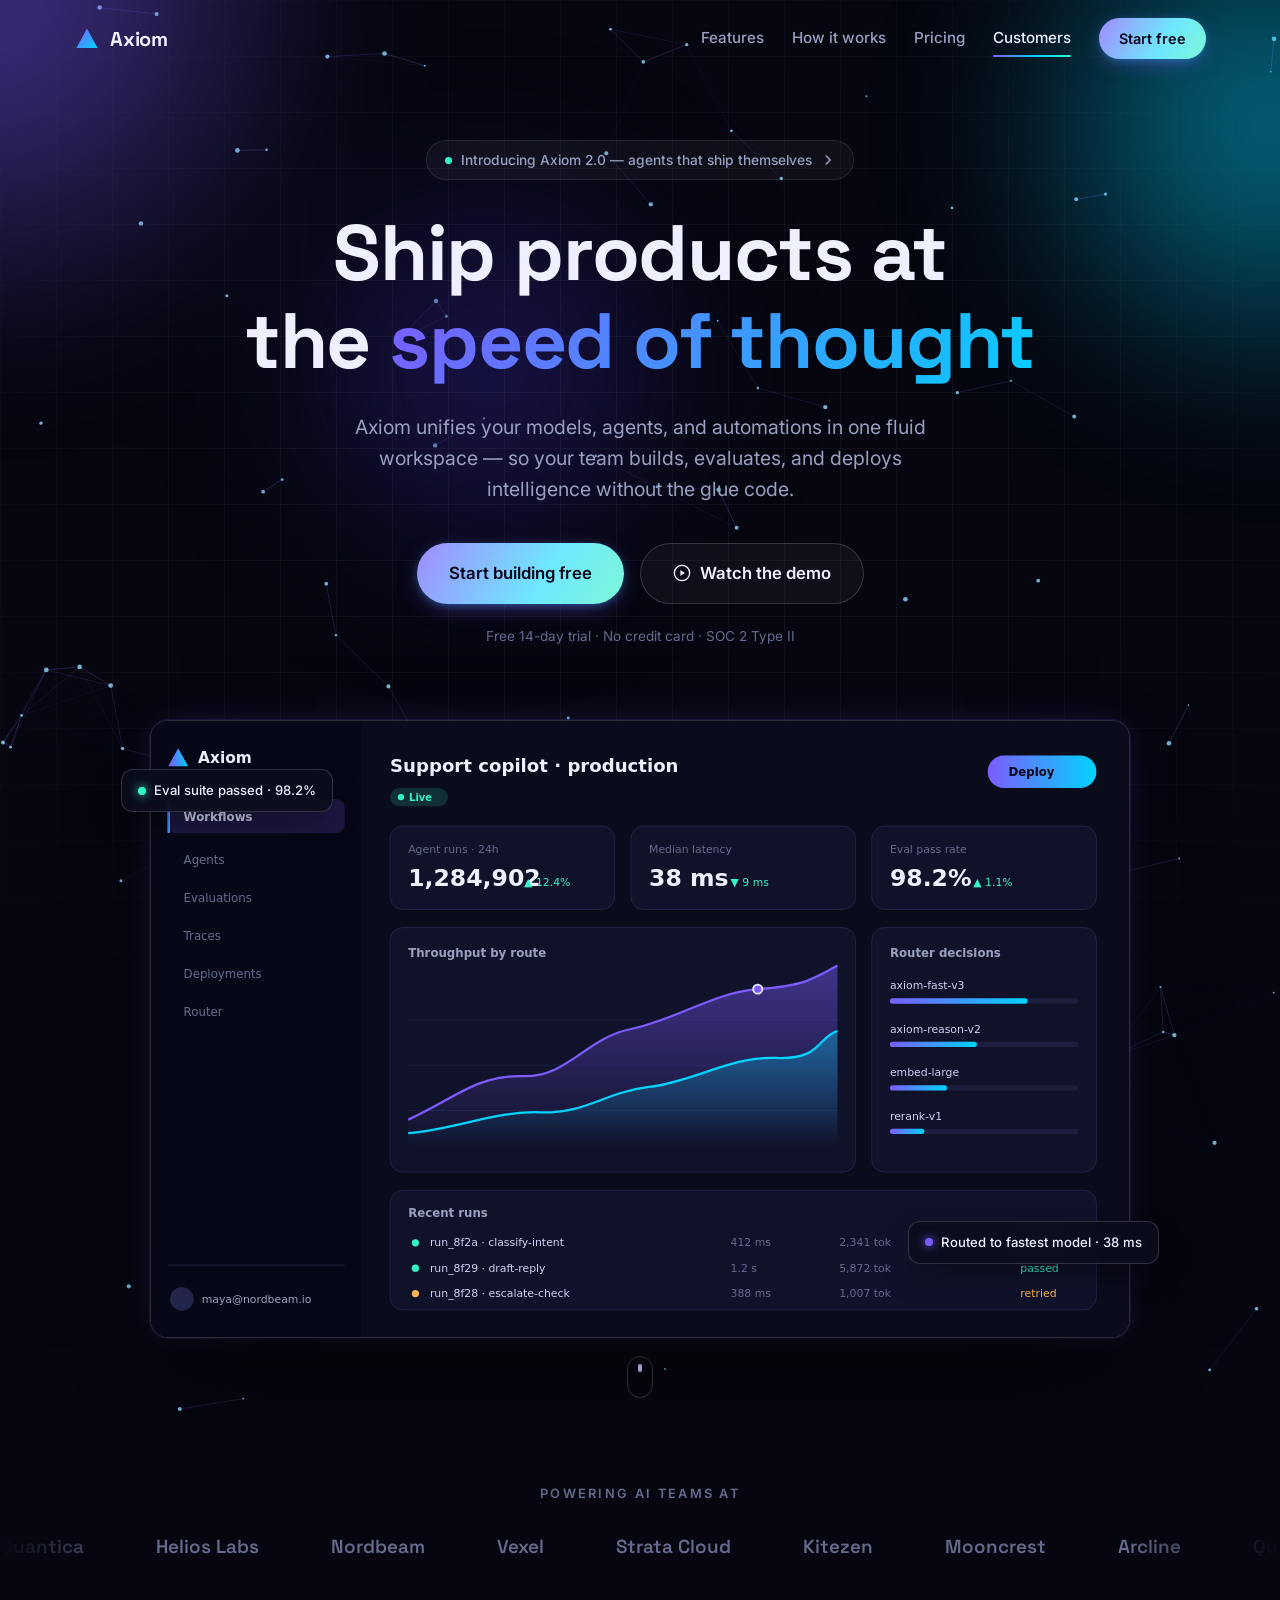
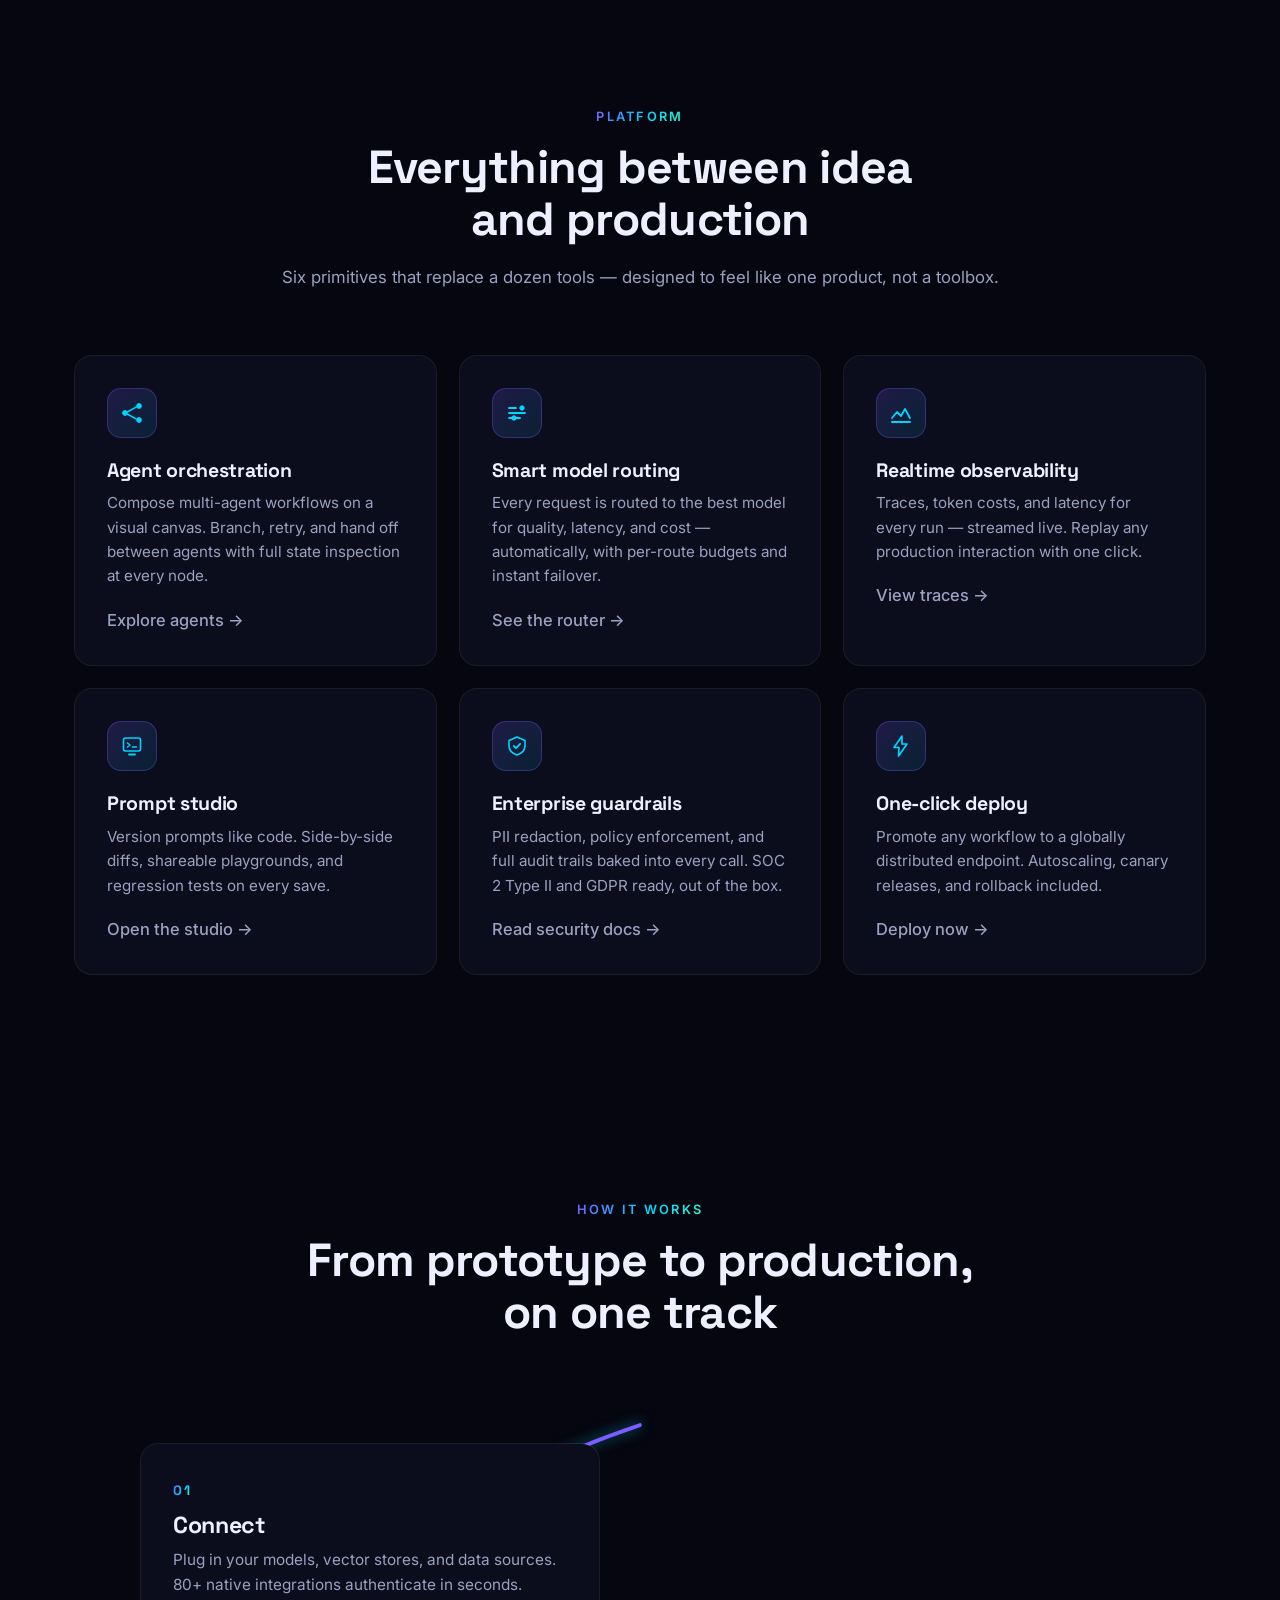
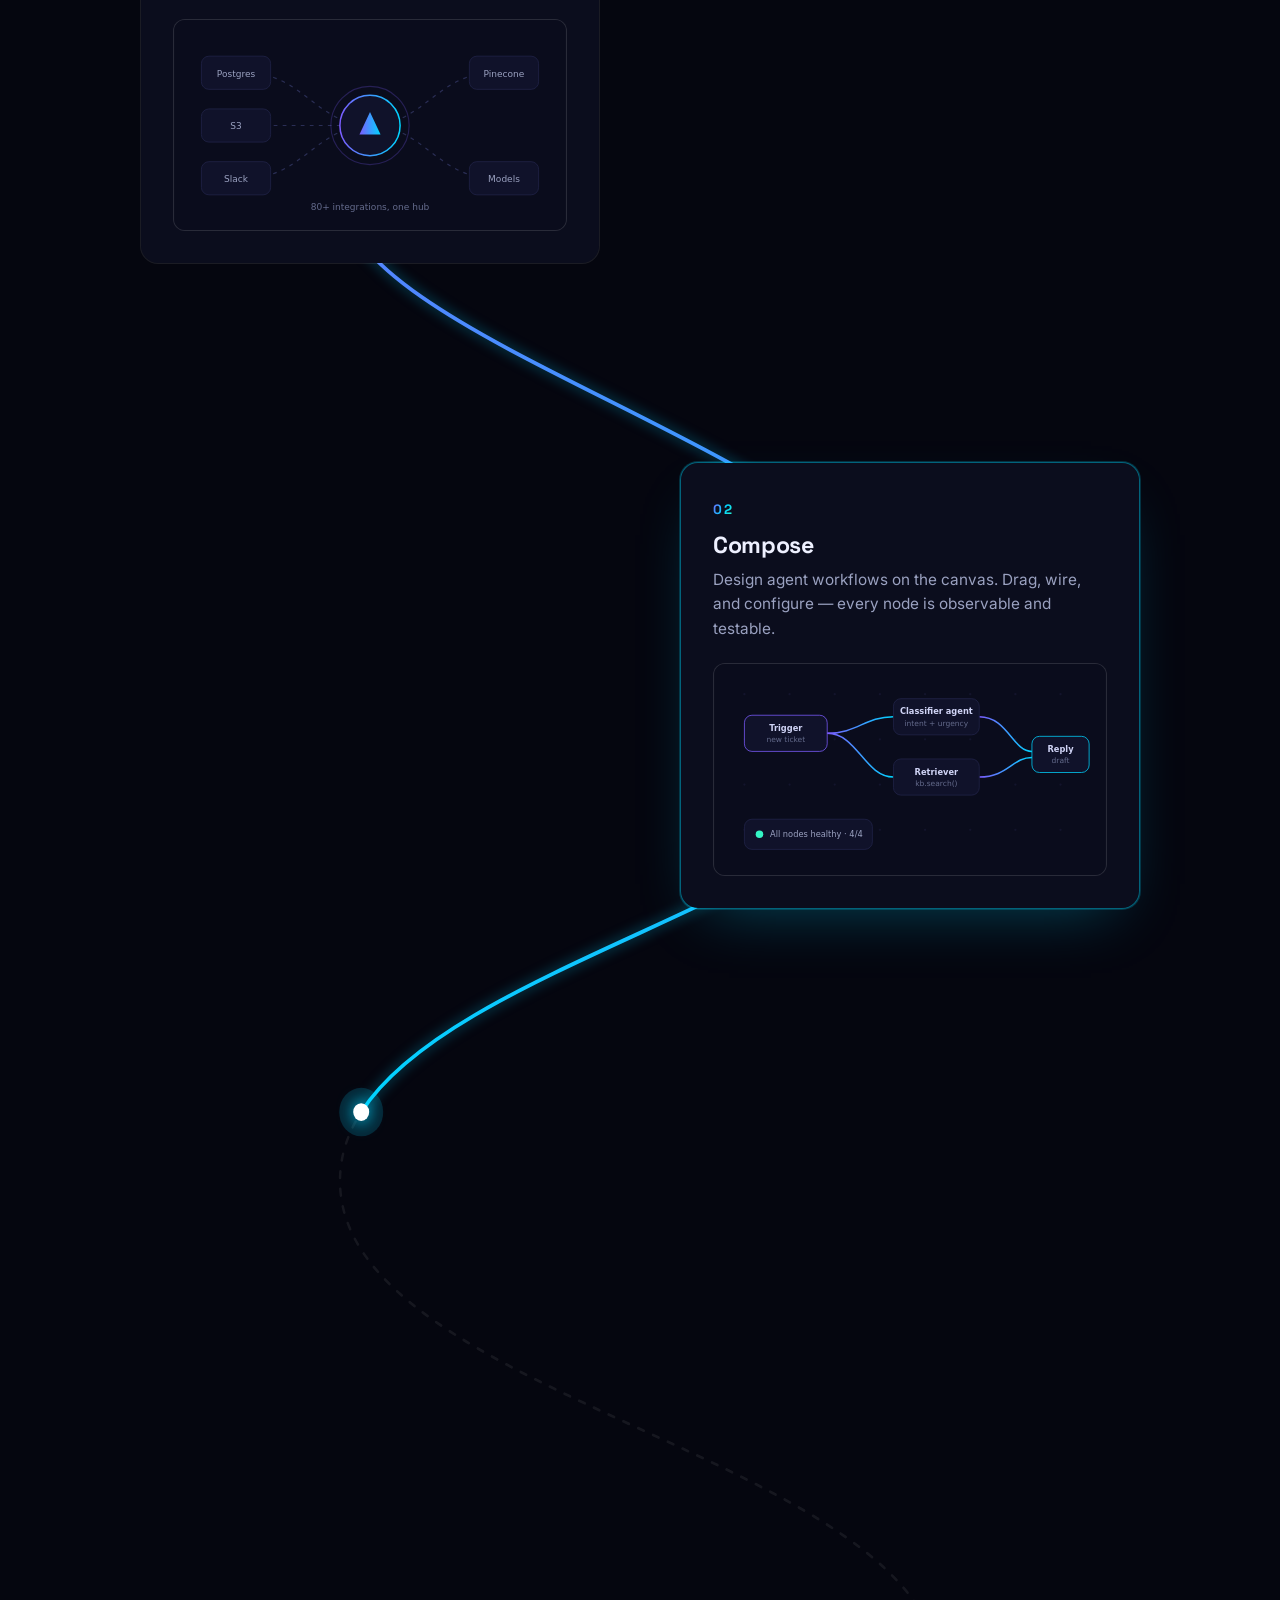
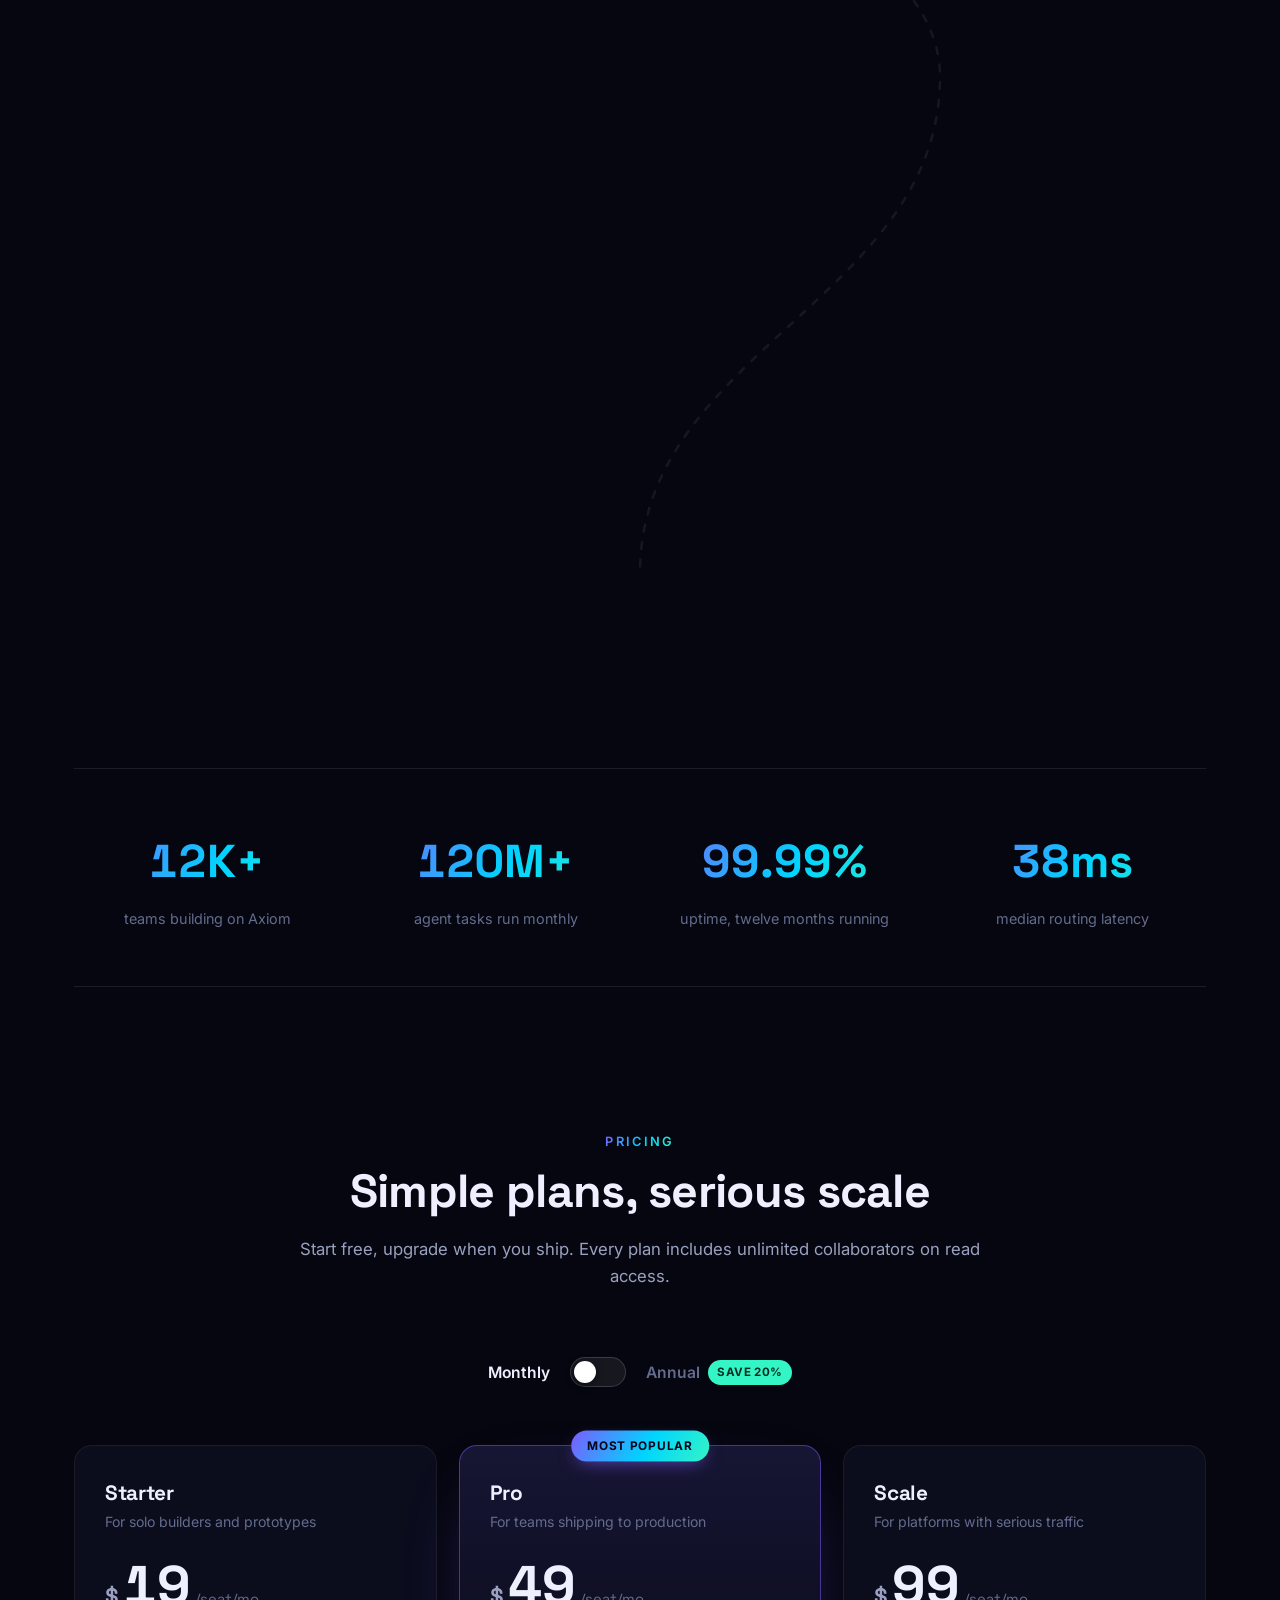
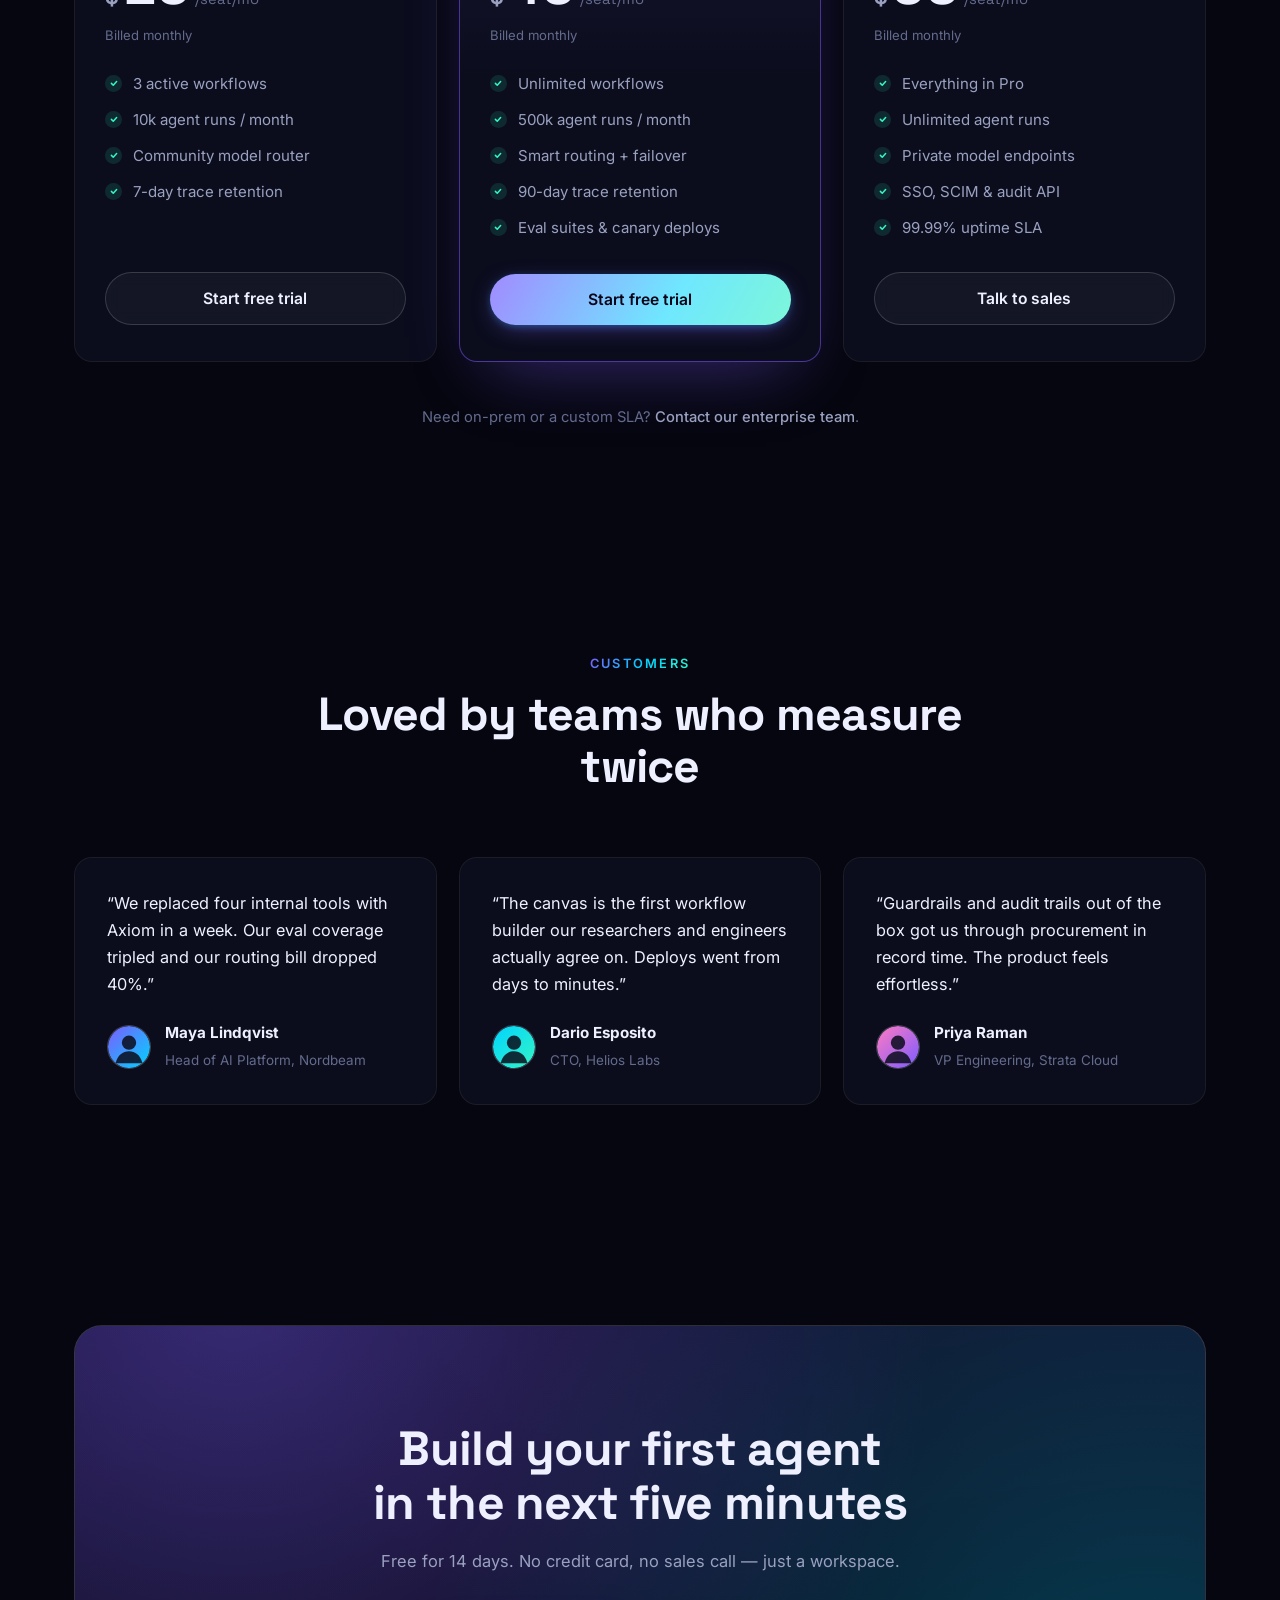
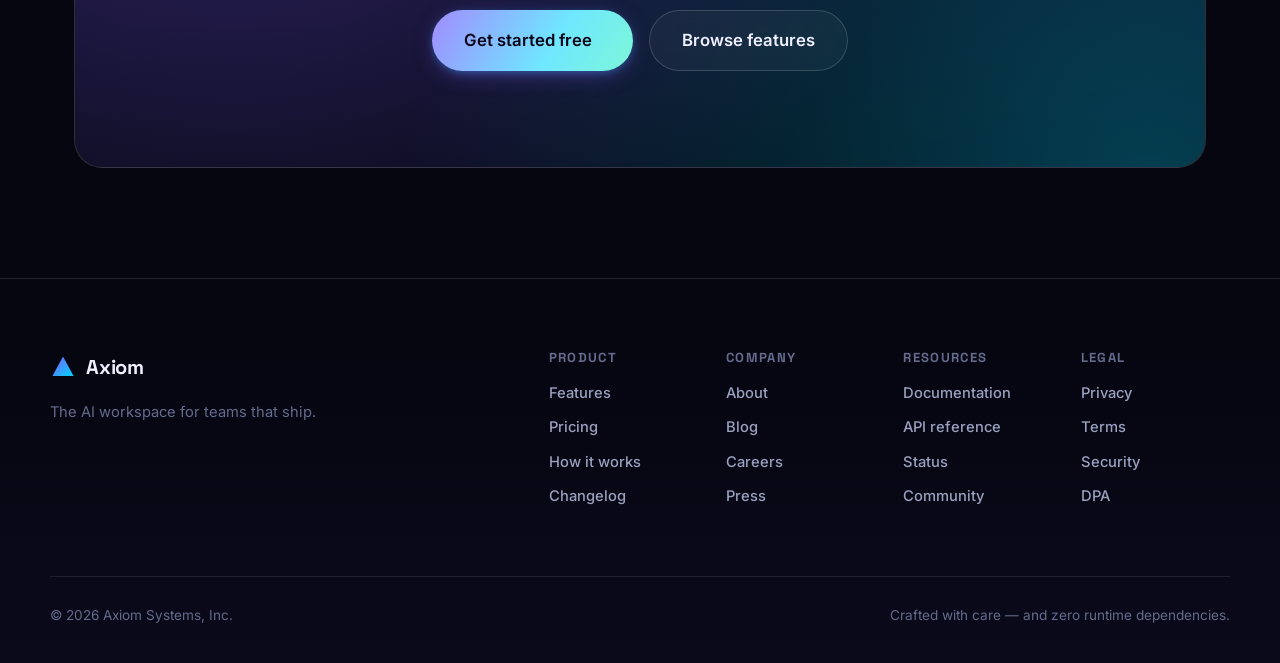
<file: index.html>
<!doctype html>
<html lang="en">
<head>
  <meta charset="utf-8" />
  <meta name="viewport" content="width=device-width, initial-scale=1" />
  <title>Axiom — The AI workspace for teams that ship</title>
  <meta name="description" content="Axiom unifies your AI models, agents, and automations in one fluid workspace — build, evaluate, and deploy intelligence without the glue code." />
  <meta name="theme-color" content="#05060f" />

  <meta property="og:type" content="website" />
  <meta property="og:title" content="Axiom — The AI workspace for teams that ship" />
  <meta property="og:description" content="Build, evaluate, and deploy AI workflows in one fluid workspace." />

  <link rel="icon" href="data:image/svg+xml,%3Csvg xmlns='http://www.w3.org/2000/svg' viewBox='0 0 32 32'%3E%3Cdefs%3E%3ClinearGradient id='g' x1='0' y1='0' x2='1' y2='1'%3E%3Cstop offset='0' stop-color='%237c5cff'/%3E%3Cstop offset='1' stop-color='%2300d4ff'/%3E%3C/linearGradient%3E%3C/defs%3E%3Cpath fill='url(%23g)' d='M16 3 29 27H3z'/%3E%3C/svg%3E" />

  <link rel="preconnect" href="https://fonts.googleapis.com" />
  <link rel="preconnect" href="https://fonts.gstatic.com" crossorigin />
  <link href="https://fonts.googleapis.com/css2?family=Inter:wght@400;500;600&family=Space+Grotesk:wght@500;600;700&display=swap" rel="stylesheet" />

  <link rel="stylesheet" href="css/styles.css" />
  <script>document.documentElement.classList.add('js');</script>
  <script defer src="js/main.js"></script>
</head>
<body>

  <div class="scroll-progress" aria-hidden="true"><span id="scroll-progress-bar"></span></div>

  <header class="nav" id="site-nav">
    <div class="nav-inner">
      <a class="brand" href="#top" aria-label="Axiom home">
        <svg class="brand-mark" viewBox="0 0 32 32" aria-hidden="true">
          <defs>
            <linearGradient id="brand-g" x1="0" y1="0" x2="1" y2="1">
              <stop offset="0" stop-color="#7c5cff" /><stop offset="1" stop-color="#00d4ff" />
            </linearGradient>
          </defs>
          <path fill="url(#brand-g)" d="M16 3 29 27H3z" />
        </svg>
        <span>Axiom</span>
      </a>

      <nav class="nav-links" id="nav-links" aria-label="Primary">
        <a class="nav-link" href="#features">Features</a>
        <a class="nav-link" href="#how-it-works">How it works</a>
        <a class="nav-link" href="#pricing">Pricing</a>
        <a class="nav-link" href="#testimonials">Customers</a>
        <a class="btn btn-primary btn-sm nav-cta" href="#pricing" data-magnetic>Start free<span class="btn-shine" aria-hidden="true"></span></a>
      </nav>

      <button class="nav-burger" id="nav-burger" aria-expanded="false" aria-controls="nav-links" aria-label="Toggle menu">
        <span></span><span></span><span></span>
      </button>
    </div>
  </header>

  <main id="top">

    <!-- ============================== HERO ============================== -->
    <section class="hero" id="hero">
      <div class="hero-bg" aria-hidden="true">
        <canvas id="hero-canvas"></canvas>
        <div class="aurora" id="aurora">
          <div class="aurora-blob aurora-1" data-depth="0.30"></div>
          <div class="aurora-blob aurora-2" data-depth="0.18"></div>
          <div class="aurora-blob aurora-3" data-depth="0.42"></div>
        </div>
        <div class="hero-grid"></div>
      </div>

      <div class="hero-content" id="hero-content">
        <a class="hero-badge" href="#how-it-works" data-reveal>
          <span class="pulse-dot" aria-hidden="true"></span>
          Introducing Axiom 2.0 — agents that ship themselves
          <svg viewBox="0 0 16 16" width="14" height="14" aria-hidden="true"><path fill="none" stroke="currentColor" stroke-width="1.8" stroke-linecap="round" stroke-linejoin="round" d="M6 3.5 10.5 8 6 12.5"/></svg>
        </a>

        <h1 class="hero-title" id="hero-title">
          Ship products at the <em>speed of thought</em>
        </h1>

        <p class="hero-sub" data-reveal style="--reveal-delay:.35s">
          Axiom unifies your models, agents, and automations in one fluid
          workspace — so your team builds, evaluates, and deploys
          intelligence without the glue code.
        </p>

        <div class="hero-actions" data-reveal style="--reveal-delay:.45s">
          <a class="btn btn-primary btn-lg" href="#pricing" data-magnetic>
            Start building free
            <span class="btn-shine" aria-hidden="true"></span>
          </a>
          <a class="btn btn-ghost btn-lg" href="#how-it-works" data-magnetic>
            <svg viewBox="0 0 20 20" width="18" height="18" aria-hidden="true"><circle cx="10" cy="10" r="8.5" fill="none" stroke="currentColor" stroke-width="1.5"/><path d="M8.2 6.8v6.4l5-3.2z" fill="currentColor"/></svg>
            Watch the demo
          </a>
        </div>

        <p class="hero-note" data-reveal style="--reveal-delay:.55s">
          Free 14-day trial &middot; No credit card &middot; SOC 2 Type II
        </p>
      </div>

      <div class="hero-visual" id="hero-visual" data-reveal style="--reveal-delay:.5s">
        <div class="tilt" id="hero-tilt">
          <img src="assets/dashboard.svg" width="1080" height="680" alt="Axiom dashboard showing agent runs, latency charts and live evaluations" fetchpriority="high" decoding="async" />
          <div class="tilt-glare" aria-hidden="true"></div>
        </div>
        <div class="float-chip chip-1" aria-hidden="true">
          <span class="chip-dot ok"></span> Eval suite passed · 98.2%
        </div>
        <div class="float-chip chip-2" aria-hidden="true">
          <span class="chip-dot violet"></span> Routed to fastest model · 38&nbsp;ms
        </div>
      </div>

      <a class="scroll-cue" href="#logos" aria-label="Scroll to content">
        <span class="scroll-cue-track"><span class="scroll-cue-dot"></span></span>
      </a>
    </section>

    <!-- ============================== LOGOS ============================== -->
    <section class="logos" id="logos" aria-label="Trusted by">
      <p class="logos-eyebrow" data-reveal>Powering AI teams at</p>
      <div class="marquee" data-reveal>
        <div class="marquee-track">
          <div class="marquee-group" aria-hidden="false">
            <span class="logo-item">Quantica</span>
            <span class="logo-item">Helios&nbsp;Labs</span>
            <span class="logo-item">Nordbeam</span>
            <span class="logo-item">Vexel</span>
            <span class="logo-item">Strata&nbsp;Cloud</span>
            <span class="logo-item">Kitezen</span>
            <span class="logo-item">Mooncrest</span>
            <span class="logo-item">Arcline</span>
          </div>
          <div class="marquee-group" aria-hidden="true">
            <span class="logo-item">Quantica</span>
            <span class="logo-item">Helios&nbsp;Labs</span>
            <span class="logo-item">Nordbeam</span>
            <span class="logo-item">Vexel</span>
            <span class="logo-item">Strata&nbsp;Cloud</span>
            <span class="logo-item">Kitezen</span>
            <span class="logo-item">Mooncrest</span>
            <span class="logo-item">Arcline</span>
          </div>
        </div>
      </div>
    </section>

    <!-- ============================== FEATURES ============================== -->
    <section class="section features" id="features">
      <div class="section-head">
        <p class="eyebrow" data-reveal>Platform</p>
        <h2 class="section-title" data-reveal style="--reveal-delay:.08s">
          Everything between idea<br />and production
        </h2>
        <p class="section-sub" data-reveal style="--reveal-delay:.16s">
          Six primitives that replace a dozen tools — designed to feel
          like one product, not a toolbox.
        </p>
      </div>

      <div class="feature-grid" data-reveal-stagger>
        <article class="card feature-card spotlight" data-reveal>
          <div class="feature-icon" aria-hidden="true">
            <svg viewBox="0 0 24 24"><circle cx="5" cy="12" r="2.4"/><circle cx="19" cy="5" r="2.4"/><circle cx="19" cy="19" r="2.4"/><path d="M7.2 11 16.6 5.9M7.2 13l9.4 5.1" fill="none" stroke-width="1.6"/></svg>
          </div>
          <h3>Agent orchestration</h3>
          <p>Compose multi-agent workflows on a visual canvas. Branch, retry, and hand off between agents with full state inspection at every node.</p>
          <a class="text-link" href="#pricing">Explore agents<span aria-hidden="true"> →</span></a>
        </article>

        <article class="card feature-card spotlight" data-reveal>
          <div class="feature-icon" aria-hidden="true">
            <svg viewBox="0 0 24 24"><path d="M4 7h7m-7 5h16M4 17h11" fill="none" stroke-width="1.8" stroke-linecap="round"/><circle cx="17" cy="7" r="2.2"/><circle cx="9" cy="17" r="2.2"/></svg>
          </div>
          <h3>Smart model routing</h3>
          <p>Every request is routed to the best model for quality, latency, and cost — automatically, with per-route budgets and instant failover.</p>
          <a class="text-link" href="#pricing">See the router<span aria-hidden="true"> →</span></a>
        </article>

        <article class="card feature-card spotlight" data-reveal>
          <div class="feature-icon" aria-hidden="true">
            <svg viewBox="0 0 24 24"><path d="M3 17l5-6 4 4 4-7 5 9" fill="none" stroke-width="1.8" stroke-linecap="round" stroke-linejoin="round"/><path d="M3 21h18" fill="none" stroke-width="1.8" stroke-linecap="round"/></svg>
          </div>
          <h3>Realtime observability</h3>
          <p>Traces, token costs, and latency for every run — streamed live. Replay any production interaction with one click.</p>
          <a class="text-link" href="#pricing">View traces<span aria-hidden="true"> →</span></a>
        </article>

        <article class="card feature-card spotlight" data-reveal>
          <div class="feature-icon" aria-hidden="true">
            <svg viewBox="0 0 24 24"><rect x="3.5" y="4" width="17" height="13" rx="2" fill="none" stroke-width="1.6"/><path d="M7.5 9l2.5 2-2.5 2M12.5 13h4" fill="none" stroke-width="1.6" stroke-linecap="round" stroke-linejoin="round"/><path d="M9 20.5h6" fill="none" stroke-width="1.8" stroke-linecap="round"/></svg>
          </div>
          <h3>Prompt studio</h3>
          <p>Version prompts like code. Side-by-side diffs, shareable playgrounds, and regression tests on every save.</p>
          <a class="text-link" href="#pricing">Open the studio<span aria-hidden="true"> →</span></a>
        </article>

        <article class="card feature-card spotlight" data-reveal>
          <div class="feature-icon" aria-hidden="true">
            <svg viewBox="0 0 24 24"><path d="M12 3l8 3.5v5c0 4.7-3.2 8-8 9.5-4.8-1.5-8-4.8-8-9.5v-5z" fill="none" stroke-width="1.6" stroke-linejoin="round"/><path d="M8.8 12l2.2 2.2 4.2-4.4" fill="none" stroke-width="1.8" stroke-linecap="round" stroke-linejoin="round"/></svg>
          </div>
          <h3>Enterprise guardrails</h3>
          <p>PII redaction, policy enforcement, and full audit trails baked into every call. SOC 2 Type II and GDPR ready, out of the box.</p>
          <a class="text-link" href="#pricing">Read security docs<span aria-hidden="true"> →</span></a>
        </article>

        <article class="card feature-card spotlight" data-reveal>
          <div class="feature-icon" aria-hidden="true">
            <svg viewBox="0 0 24 24"><path d="M13 2 5 13.5h5L9.5 22 18 10h-5z" fill="none" stroke-width="1.7" stroke-linejoin="round"/></svg>
          </div>
          <h3>One-click deploy</h3>
          <p>Promote any workflow to a globally distributed endpoint. Autoscaling, canary releases, and rollback included.</p>
          <a class="text-link" href="#pricing">Deploy now<span aria-hidden="true"> →</span></a>
        </article>
      </div>
    </section>

    <!-- ============================== JOURNEY (SVG TRACK) ============================== -->
    <section class="section journey" id="how-it-works">
      <div class="section-head">
        <p class="eyebrow" data-reveal>How it works</p>
        <h2 class="section-title" data-reveal style="--reveal-delay:.08s">
          From prototype to production,<br />on one track
        </h2>
      </div>

      <div class="journey-track" id="journey-track">
        <svg class="journey-svg" id="journey-svg" viewBox="0 0 1000 2200" preserveAspectRatio="none" aria-hidden="true" focusable="false">
          <defs>
            <linearGradient id="track-g" x1="0" y1="0" x2="0" y2="1">
              <stop offset="0" stop-color="#7c5cff" />
              <stop offset=".55" stop-color="#00d4ff" />
              <stop offset="1" stop-color="#34f5c5" />
            </linearGradient>
          </defs>
          <path id="journey-path-bg" class="journey-path-bg"
            d="M 500 20 C 240 100 200 200 200 350 S 800 600 800 800 S 200 1050 200 1250 S 800 1500 800 1700 S 500 1950 500 2150" />
          <path id="journey-path" class="journey-path" stroke="url(#track-g)"
            d="M 500 20 C 240 100 200 200 200 350 S 800 600 800 800 S 200 1050 200 1250 S 800 1500 800 1700 S 500 1950 500 2150" />
          <circle id="journey-dot-glow" class="journey-dot-glow" r="22" cx="500" cy="20" />
          <circle id="journey-dot" class="journey-dot" r="8" cx="500" cy="20" />
        </svg>

        <ol class="journey-steps">
          <li class="journey-step is-left" data-step-at="0.10">
            <article class="card step-card spotlight">
              <span class="step-num">01</span>
              <h3>Connect</h3>
              <p>Plug in your models, vector stores, and data sources. 80+ native integrations authenticate in seconds.</p>
              <figure class="lazy-frame">
                <img data-src="assets/step-connect.svg" width="520" height="280" alt="Integration nodes connecting to the Axiom hub" decoding="async" />
              </figure>
            </article>
          </li>

          <li class="journey-step is-right" data-step-at="0.36">
            <article class="card step-card spotlight">
              <span class="step-num">02</span>
              <h3>Compose</h3>
              <p>Design agent workflows on the canvas. Drag, wire, and configure — every node is observable and testable.</p>
              <figure class="lazy-frame">
                <img data-src="assets/step-compose.svg" width="520" height="280" alt="Visual workflow canvas with connected agent nodes" decoding="async" />
              </figure>
            </article>
          </li>

          <li class="journey-step is-left" data-step-at="0.62">
            <article class="card step-card spotlight">
              <span class="step-num">03</span>
              <h3>Evaluate</h3>
              <p>Run eval suites against live traffic snapshots. Catch regressions before your users do.</p>
              <figure class="lazy-frame">
                <img data-src="assets/step-evaluate.svg" width="520" height="280" alt="Evaluation scores and pass rate chart" decoding="async" />
              </figure>
            </article>
          </li>

          <li class="journey-step is-right" data-step-at="0.88">
            <article class="card step-card spotlight">
              <span class="step-num">04</span>
              <h3>Deploy</h3>
              <p>Ship to a global edge endpoint with canary rollout. Watch it scale on the live dashboard.</p>
              <figure class="lazy-frame">
                <img data-src="assets/step-deploy.svg" width="520" height="280" alt="Deployment globe with edge regions lighting up" decoding="async" />
              </figure>
            </article>
          </li>
        </ol>
      </div>
    </section>

    <!-- ============================== STATS ============================== -->
    <section class="section stats" id="stats" aria-label="Axiom by the numbers">
      <div class="stats-grid" data-reveal-stagger>
        <div class="stat" data-reveal>
          <span class="stat-value"><span class="counter" data-count="12000" data-format="compact">0</span>+</span>
          <span class="stat-label">teams building on Axiom</span>
        </div>
        <div class="stat" data-reveal>
          <span class="stat-value"><span class="counter" data-count="120" data-format="int">0</span>M+</span>
          <span class="stat-label">agent tasks run monthly</span>
        </div>
        <div class="stat" data-reveal>
          <span class="stat-value"><span class="counter" data-count="99.99" data-format="decimal2">0</span>%</span>
          <span class="stat-label">uptime, twelve months running</span>
        </div>
        <div class="stat" data-reveal>
          <span class="stat-value"><span class="counter" data-count="38" data-format="int">0</span>ms</span>
          <span class="stat-label">median routing latency</span>
        </div>
      </div>
    </section>

    <!-- ============================== PRICING ============================== -->
    <section class="section pricing" id="pricing">
      <div class="section-head">
        <p class="eyebrow" data-reveal>Pricing</p>
        <h2 class="section-title" data-reveal style="--reveal-delay:.08s">
          Simple plans, serious scale
        </h2>
        <p class="section-sub" data-reveal style="--reveal-delay:.16s">
          Start free, upgrade when you ship. Every plan includes
          unlimited collaborators on read access.
        </p>
      </div>

      <div class="billing-toggle" data-reveal>
        <button class="toggle-label is-active" id="label-monthly" data-billing="monthly">Monthly</button>
        <button class="switch" id="billing-switch" role="switch" aria-checked="false" aria-label="Switch to annual billing">
          <span class="switch-thumb"></span>
        </button>
        <button class="toggle-label" id="label-annual" data-billing="annual">
          Annual <span class="save-badge">save 20%</span>
        </button>
      </div>

      <div class="pricing-grid" id="pricing-grid" data-reveal-stagger>
        <article class="card plan spotlight" data-reveal>
          <h3 class="plan-name">Starter</h3>
          <p class="plan-tag">For solo builders and prototypes</p>
          <div class="plan-price">
            <span class="plan-currency">$</span><span class="plan-amount" data-monthly="19" data-annual="15">19</span>
            <span class="plan-period">/seat/mo</span>
          </div>
          <p class="plan-billnote" data-monthly-text="Billed monthly" data-annual-text="Billed annually">Billed monthly</p>
          <ul class="plan-list">
            <li>3 active workflows</li>
            <li>10k agent runs / month</li>
            <li>Community model router</li>
            <li>7-day trace retention</li>
          </ul>
          <a class="btn btn-ghost btn-block" href="#" data-magnetic>Start free trial</a>
        </article>

        <article class="card plan plan-popular spotlight" data-reveal>
          <span class="plan-flag">Most popular</span>
          <h3 class="plan-name">Pro</h3>
          <p class="plan-tag">For teams shipping to production</p>
          <div class="plan-price">
            <span class="plan-currency">$</span><span class="plan-amount" data-monthly="49" data-annual="39">49</span>
            <span class="plan-period">/seat/mo</span>
          </div>
          <p class="plan-billnote" data-monthly-text="Billed monthly" data-annual-text="Billed annually">Billed monthly</p>
          <ul class="plan-list">
            <li>Unlimited workflows</li>
            <li>500k agent runs / month</li>
            <li>Smart routing + failover</li>
            <li>90-day trace retention</li>
            <li>Eval suites &amp; canary deploys</li>
          </ul>
          <a class="btn btn-primary btn-block" href="#" data-magnetic>Start free trial<span class="btn-shine" aria-hidden="true"></span></a>
        </article>

        <article class="card plan spotlight" data-reveal>
          <h3 class="plan-name">Scale</h3>
          <p class="plan-tag">For platforms with serious traffic</p>
          <div class="plan-price">
            <span class="plan-currency">$</span><span class="plan-amount" data-monthly="99" data-annual="79">99</span>
            <span class="plan-period">/seat/mo</span>
          </div>
          <p class="plan-billnote" data-monthly-text="Billed monthly" data-annual-text="Billed annually">Billed monthly</p>
          <ul class="plan-list">
            <li>Everything in Pro</li>
            <li>Unlimited agent runs</li>
            <li>Private model endpoints</li>
            <li>SSO, SCIM &amp; audit API</li>
            <li>99.99% uptime SLA</li>
          </ul>
          <a class="btn btn-ghost btn-block" href="#" data-magnetic>Talk to sales</a>
        </article>
      </div>

      <p class="pricing-foot" data-reveal>
        Need on-prem or a custom SLA? <a class="text-link" href="#">Contact our enterprise team</a>.
      </p>
    </section>

    <!-- ============================== TESTIMONIALS ============================== -->
    <section class="section testimonials" id="testimonials">
      <div class="section-head">
        <p class="eyebrow" data-reveal>Customers</p>
        <h2 class="section-title" data-reveal style="--reveal-delay:.08s">
          Loved by teams who measure twice
        </h2>
      </div>

      <div class="testimonial-grid" data-reveal-stagger>
        <figure class="card quote spotlight" data-reveal>
          <blockquote>
            “We replaced four internal tools with Axiom in a week. Our eval
            coverage tripled and our routing bill dropped 40%.”
          </blockquote>
          <figcaption>
            <img class="avatar" data-src="assets/avatar-1.svg" width="44" height="44" alt="" decoding="async" />
            <div><strong>Maya Lindqvist</strong><span>Head of AI Platform, Nordbeam</span></div>
          </figcaption>
        </figure>

        <figure class="card quote spotlight" data-reveal>
          <blockquote>
            “The canvas is the first workflow builder our researchers and
            engineers actually agree on. Deploys went from days to minutes.”
          </blockquote>
          <figcaption>
            <img class="avatar" data-src="assets/avatar-2.svg" width="44" height="44" alt="" decoding="async" />
            <div><strong>Dario Esposito</strong><span>CTO, Helios Labs</span></div>
          </figcaption>
        </figure>

        <figure class="card quote spotlight" data-reveal>
          <blockquote>
            “Guardrails and audit trails out of the box got us through
            procurement in record time. The product feels effortless.”
          </blockquote>
          <figcaption>
            <img class="avatar" data-src="assets/avatar-3.svg" width="44" height="44" alt="" decoding="async" />
            <div><strong>Priya Raman</strong><span>VP Engineering, Strata Cloud</span></div>
          </figcaption>
        </figure>
      </div>
    </section>

    <!-- ============================== CTA ============================== -->
    <section class="section cta" id="cta">
      <div class="cta-card" data-reveal>
        <div class="cta-glow" aria-hidden="true"></div>
        <h2>Build your first agent<br />in the next five minutes</h2>
        <p>Free for 14 days. No credit card, no sales call — just a workspace.</p>
        <div class="cta-actions">
          <a class="btn btn-primary btn-lg" href="#pricing" data-magnetic>
            Get started free<span class="btn-shine" aria-hidden="true"></span>
          </a>
          <a class="btn btn-ghost btn-lg" href="#features" data-magnetic>Browse features</a>
        </div>
      </div>
    </section>
  </main>

  <!-- ============================== FOOTER ============================== -->
  <footer class="footer">
    <div class="footer-inner">
      <div class="footer-brand">
        <a class="brand" href="#top" aria-label="Axiom home">
          <svg class="brand-mark" viewBox="0 0 32 32" aria-hidden="true"><path fill="url(#brand-g)" d="M16 3 29 27H3z" /></svg>
          <span>Axiom</span>
        </a>
        <p>The AI workspace for teams that ship.</p>
      </div>
      <nav class="footer-cols" aria-label="Footer">
        <div>
          <h4>Product</h4>
          <a class="text-link" href="#features">Features</a>
          <a class="text-link" href="#pricing">Pricing</a>
          <a class="text-link" href="#how-it-works">How it works</a>
          <a class="text-link" href="#">Changelog</a>
        </div>
        <div>
          <h4>Company</h4>
          <a class="text-link" href="#">About</a>
          <a class="text-link" href="#">Blog</a>
          <a class="text-link" href="#">Careers</a>
          <a class="text-link" href="#">Press</a>
        </div>
        <div>
          <h4>Resources</h4>
          <a class="text-link" href="#">Documentation</a>
          <a class="text-link" href="#">API reference</a>
          <a class="text-link" href="#">Status</a>
          <a class="text-link" href="#">Community</a>
        </div>
        <div>
          <h4>Legal</h4>
          <a class="text-link" href="#">Privacy</a>
          <a class="text-link" href="#">Terms</a>
          <a class="text-link" href="#">Security</a>
          <a class="text-link" href="#">DPA</a>
        </div>
      </nav>
    </div>
    <div class="footer-base">
      <span>© 2026 Axiom Systems, Inc.</span>
      <span>Crafted with care — and zero runtime dependencies.</span>
    </div>
  </footer>

</body>
</html>
</file>
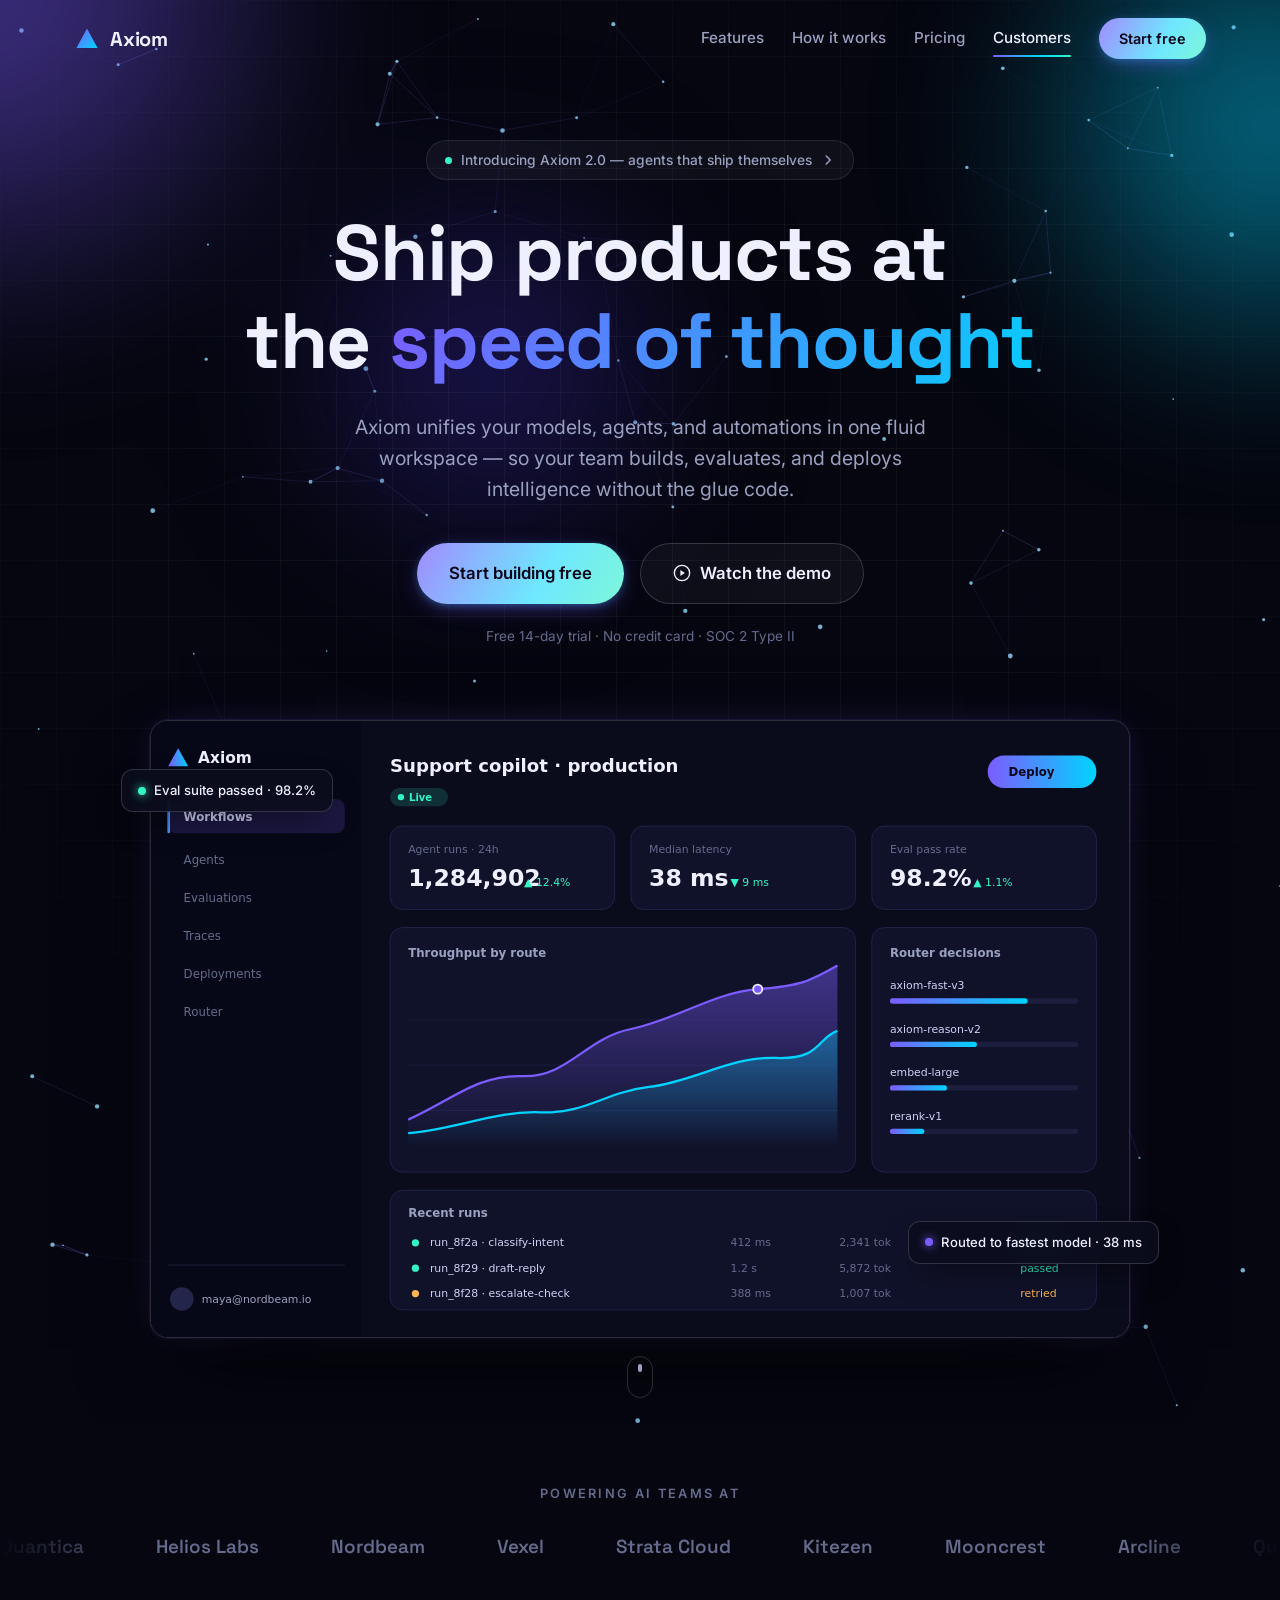
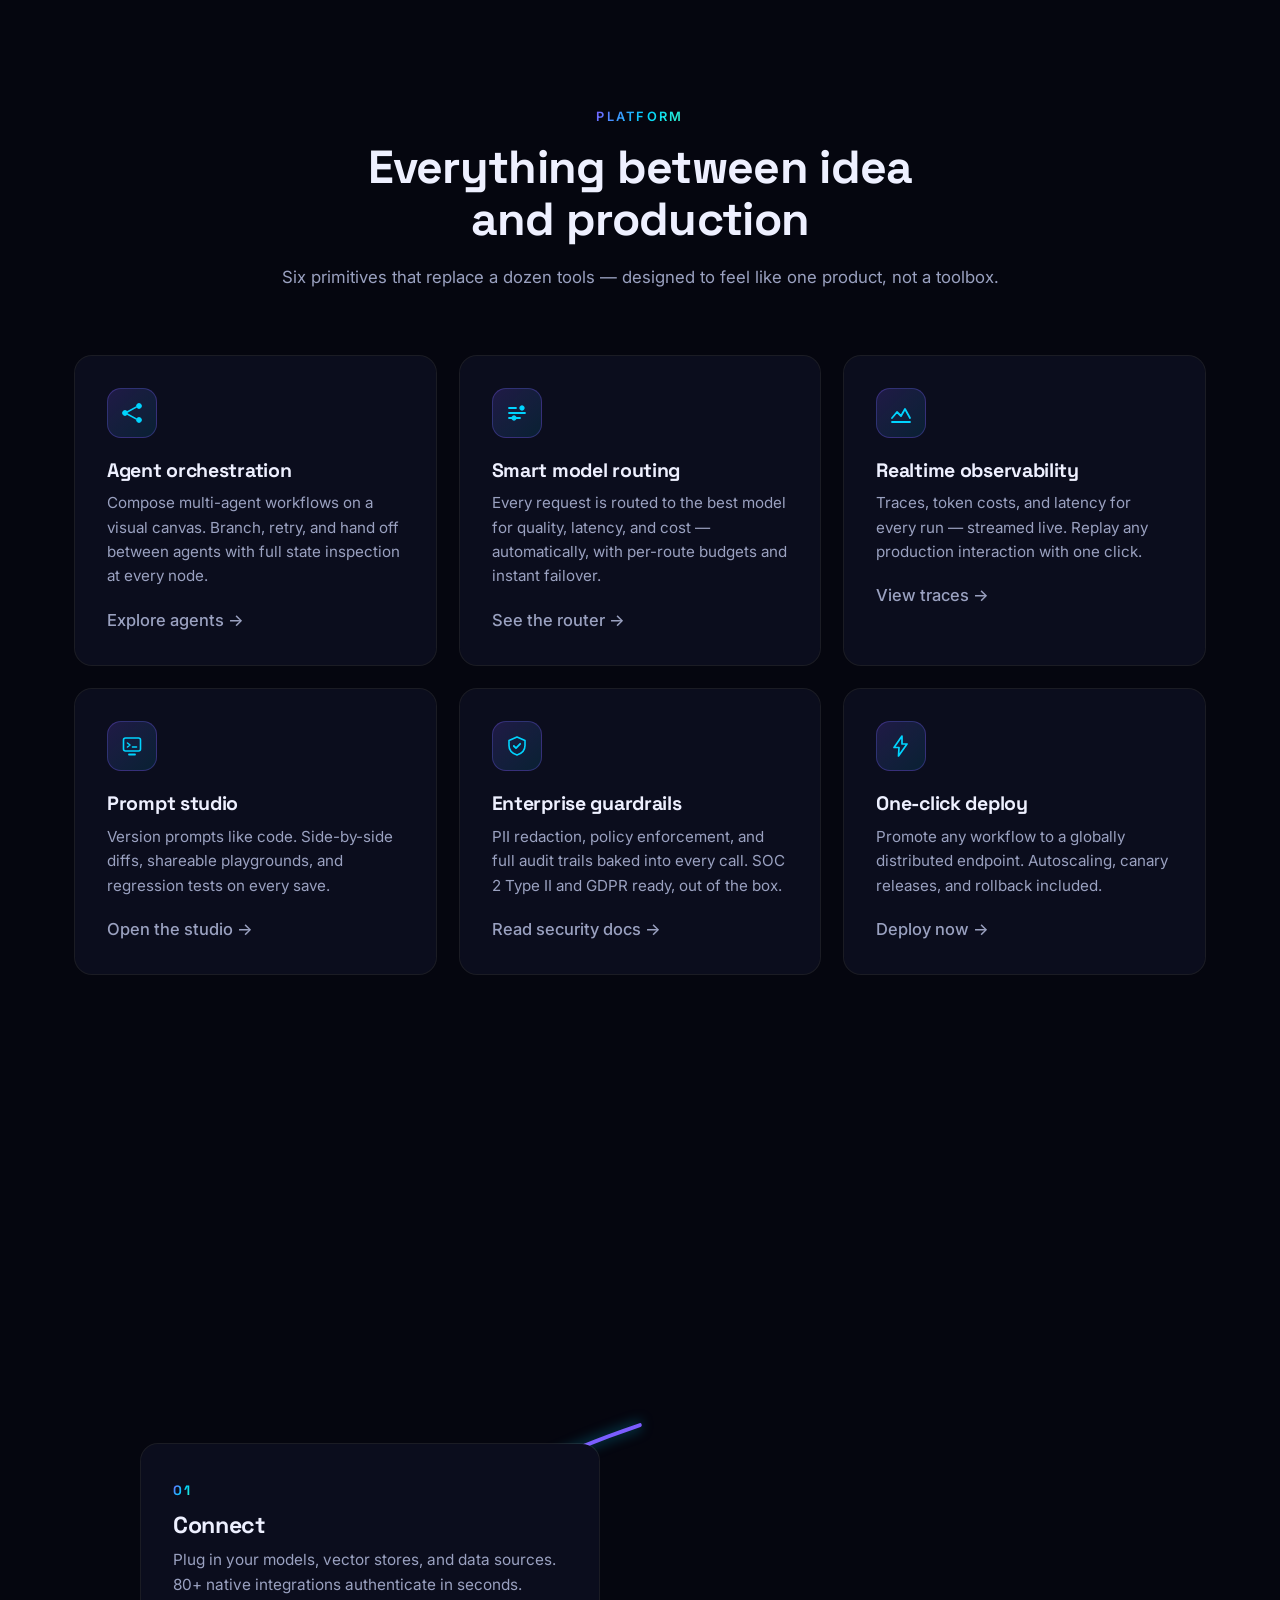
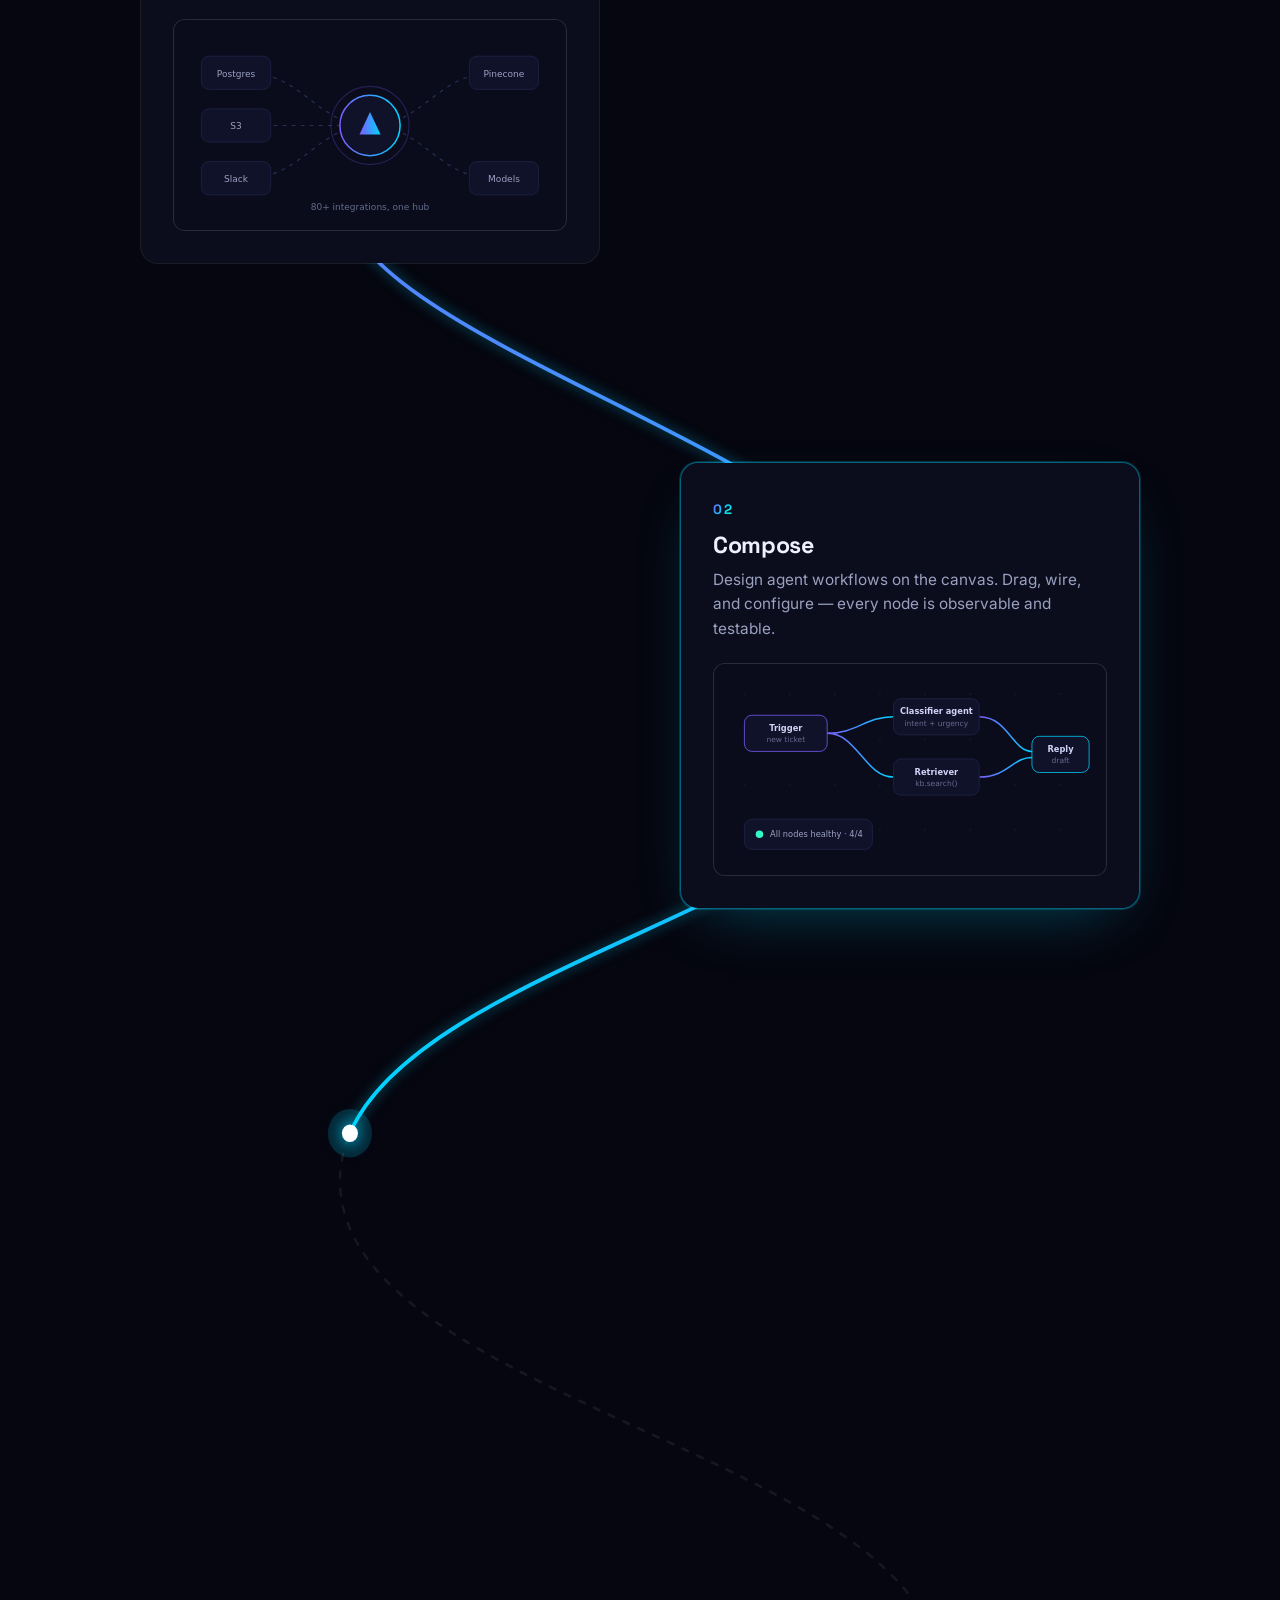
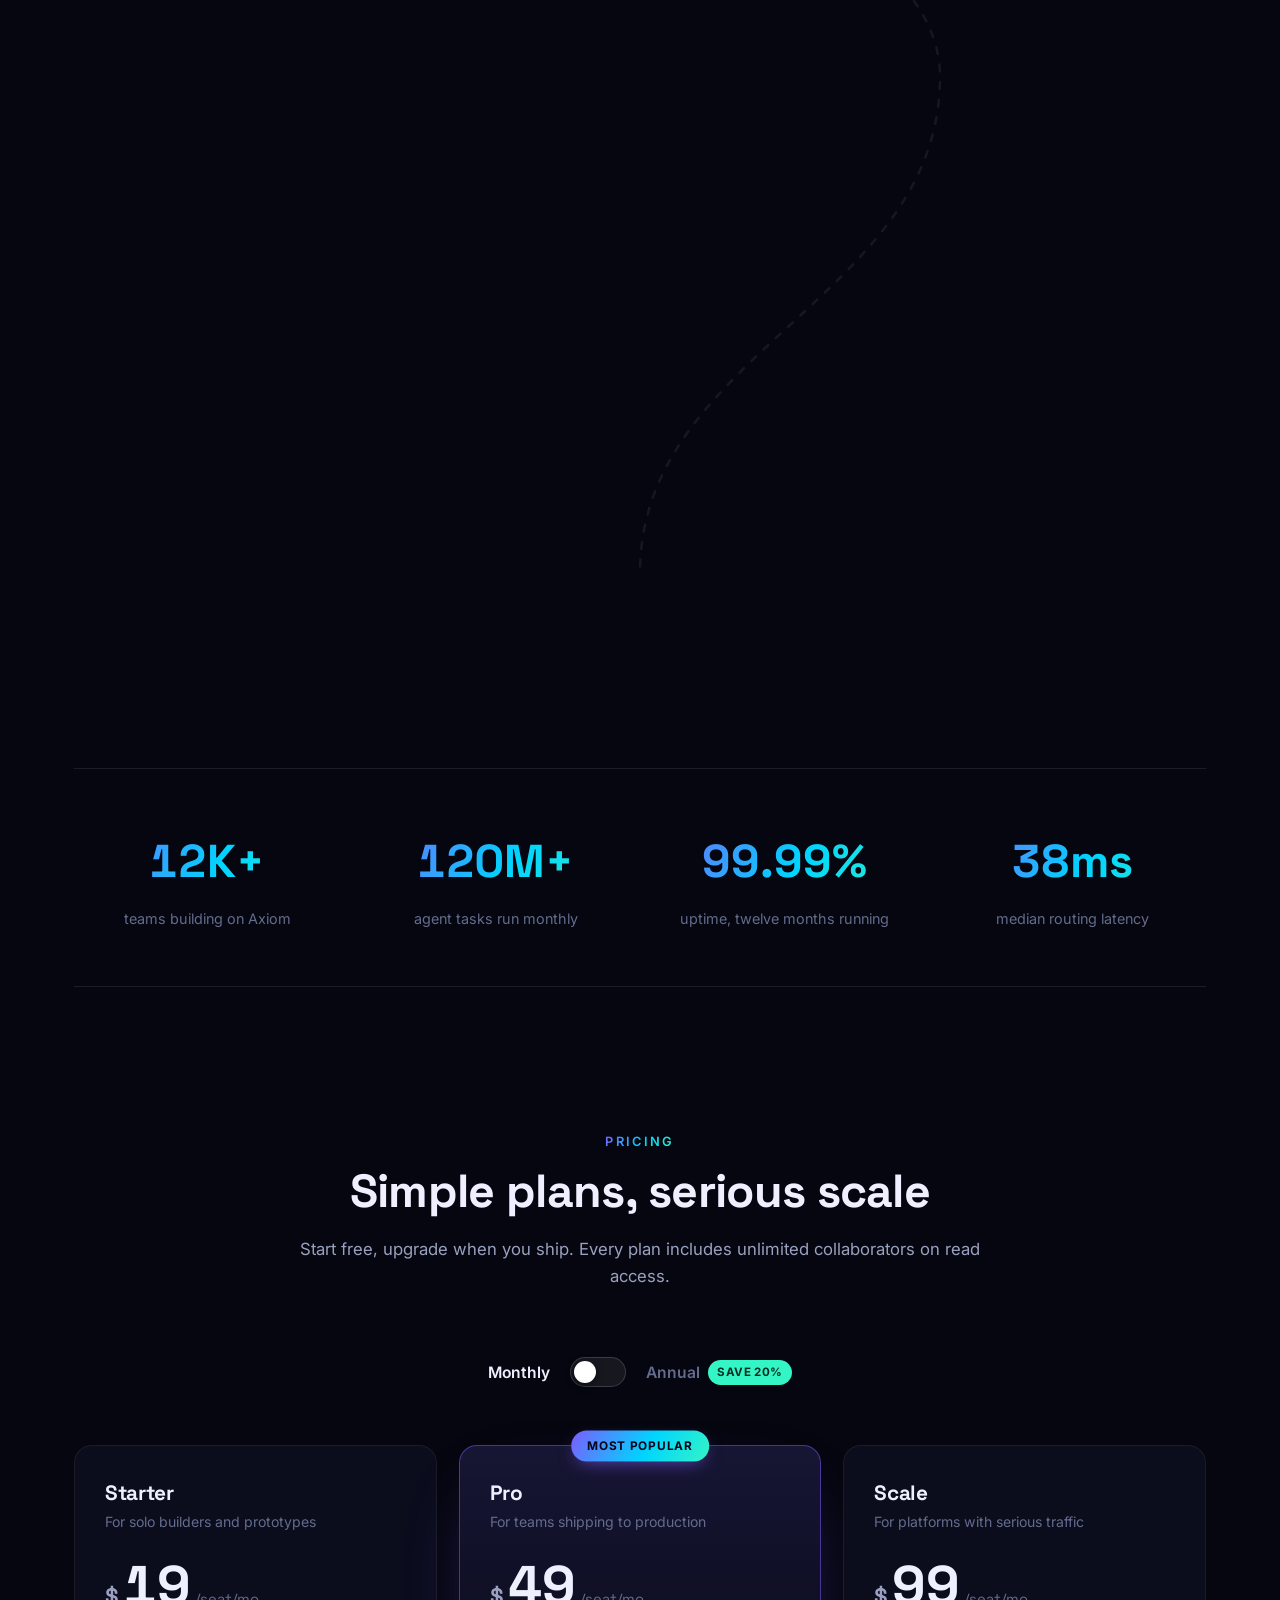
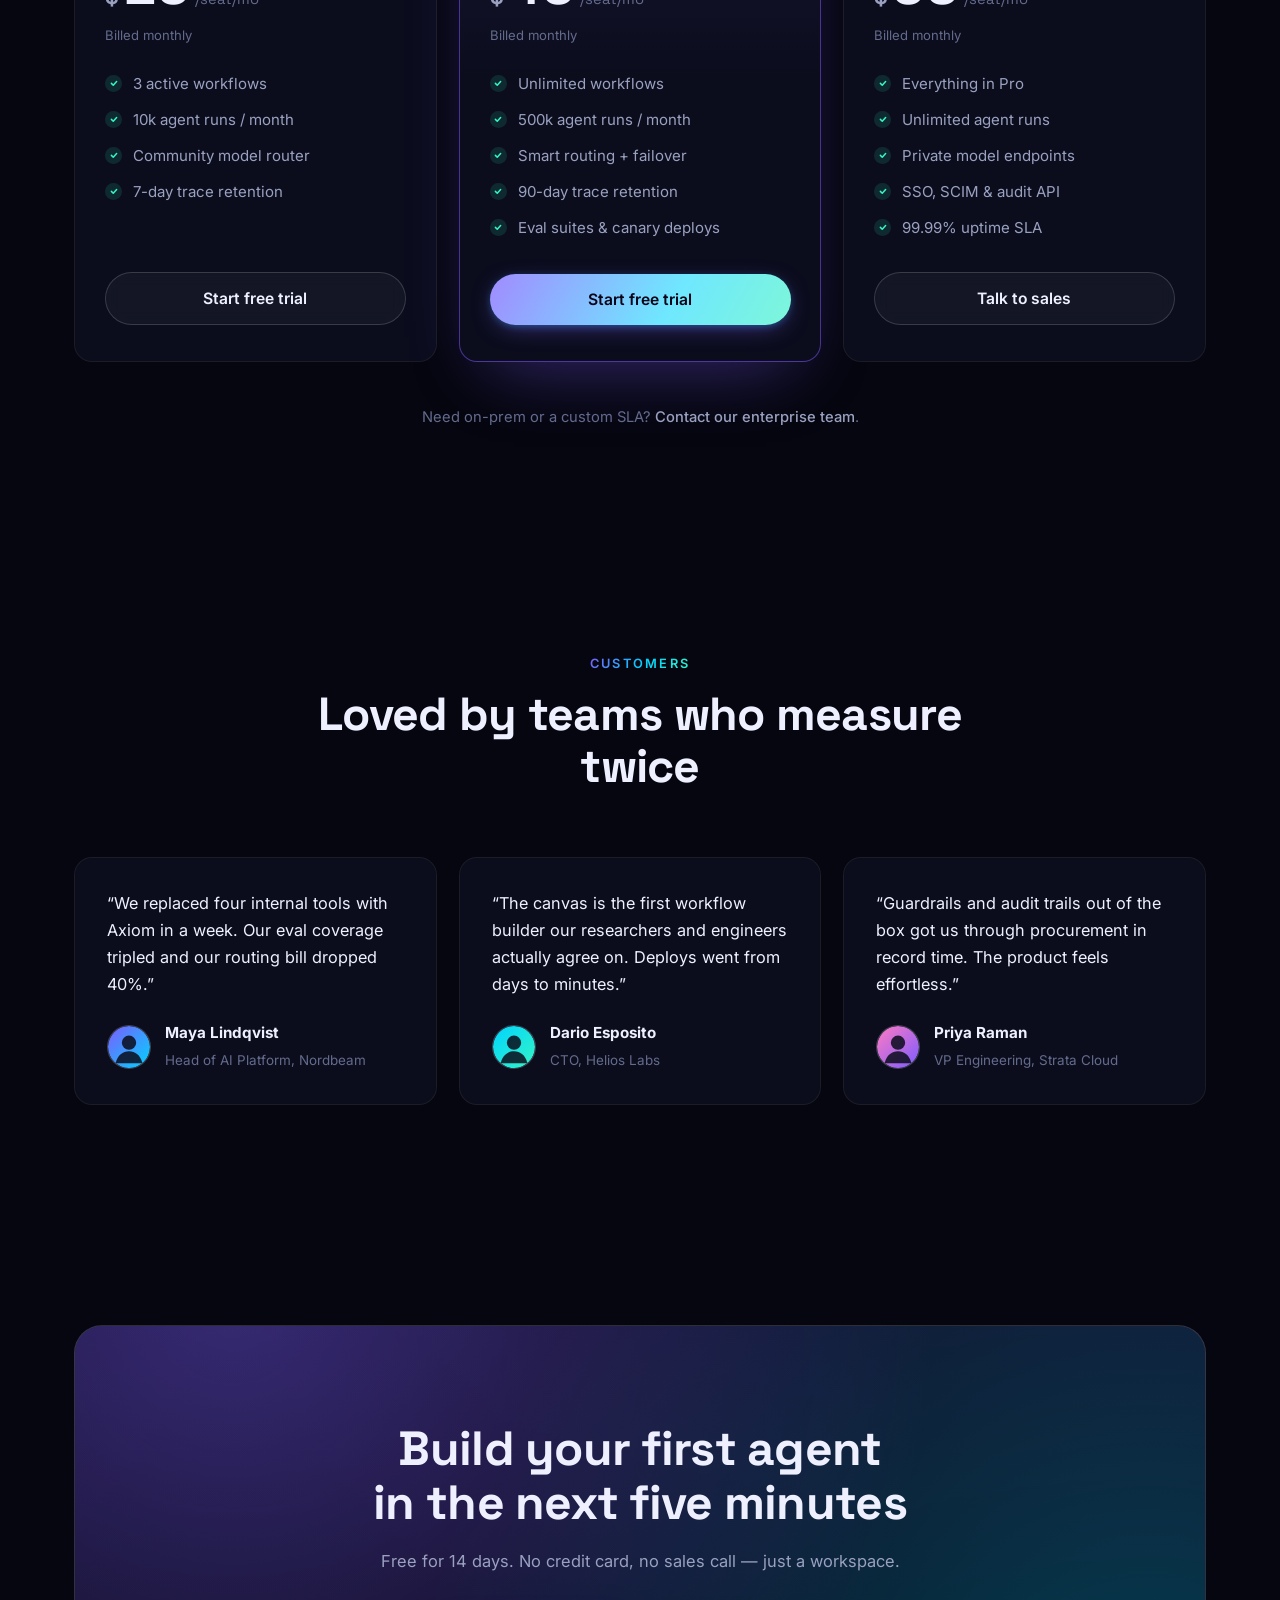
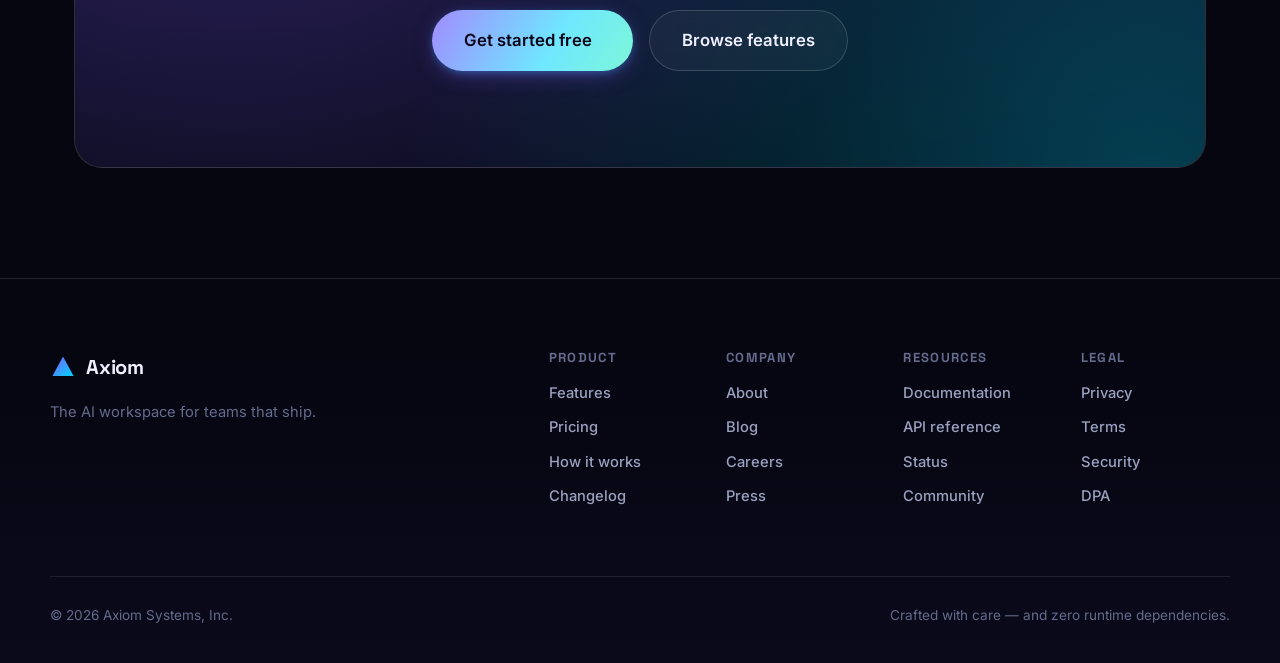
<file: axiom-standalone.html>
<!doctype html>
<html lang="en">
<head>
  <meta charset="utf-8" />
  <meta name="viewport" content="width=device-width, initial-scale=1" />
  <title>Axiom — The AI workspace for teams that ship</title>
  <meta name="description" content="Axiom unifies your AI models, agents, and automations in one fluid workspace — build, evaluate, and deploy intelligence without the glue code." />
  <meta name="theme-color" content="#05060f" />

  <meta property="og:type" content="website" />
  <meta property="og:title" content="Axiom — The AI workspace for teams that ship" />
  <meta property="og:description" content="Build, evaluate, and deploy AI workflows in one fluid workspace." />

  <link rel="icon" href="data:image/svg+xml,%3Csvg xmlns='http://www.w3.org/2000/svg' viewBox='0 0 32 32'%3E%3Cdefs%3E%3ClinearGradient id='g' x1='0' y1='0' x2='1' y2='1'%3E%3Cstop offset='0' stop-color='%237c5cff'/%3E%3Cstop offset='1' stop-color='%2300d4ff'/%3E%3C/linearGradient%3E%3C/defs%3E%3Cpath fill='url(%23g)' d='M16 3 29 27H3z'/%3E%3C/svg%3E" />

  <link rel="preconnect" href="https://fonts.googleapis.com" />
  <link rel="preconnect" href="https://fonts.gstatic.com" crossorigin />
  <link href="https://fonts.googleapis.com/css2?family=Inter:wght@400;500;600&family=Space+Grotesk:wght@500;600;700&display=swap" rel="stylesheet" />

  <style>
/* ============================================================
   Axiom — SaaS landing page
   Design tokens, layout, and animation styles.
   Zero dependencies; respects prefers-reduced-motion.
   ============================================================ */

/* ---------- Tokens ---------- */
:root {
  --bg: #05060f;
  --bg-raised: #0b0d1d;
  --surface: rgba(255, 255, 255, 0.04);
  --surface-strong: rgba(255, 255, 255, 0.07);
  --border: rgba(255, 255, 255, 0.09);
  --border-strong: rgba(255, 255, 255, 0.16);
  --text: #eef0ff;
  --text-dim: #9aa1c0;
  --text-faint: #646b8c;

  --violet: #7c5cff;
  --cyan: #00d4ff;
  --mint: #34f5c5;
  --gradient: linear-gradient(120deg, var(--violet), var(--cyan) 55%, var(--mint));

  --font-display: "Space Grotesk", system-ui, sans-serif;
  --font-body: "Inter", system-ui, sans-serif;

  --radius: 18px;
  --radius-sm: 12px;
  --container: 1180px;

  --ease-out: cubic-bezier(0.16, 1, 0.3, 1);
  --ease-spring: cubic-bezier(0.34, 1.56, 0.64, 1);
  --dur: 0.7s;

  /* Driven from JS every frame */
  --scroll-y: 0;
  --hero-progress: 0;
}

/* ---------- Reset / base ---------- */
*, *::before, *::after { box-sizing: border-box; }

html {
  scroll-behavior: smooth;
  -webkit-text-size-adjust: 100%;
}

body {
  margin: 0;
  background: var(--bg);
  color: var(--text);
  font-family: var(--font-body);
  font-size: 16.5px;
  line-height: 1.6;
  -webkit-font-smoothing: antialiased;
  overflow-x: clip;
}

img { max-width: 100%; height: auto; display: block; }

h1, h2, h3, h4 {
  font-family: var(--font-display);
  line-height: 1.12;
  letter-spacing: -0.015em;
  margin: 0;
}

p { margin: 0; }
ul, ol { margin: 0; padding: 0; list-style: none; }
a { color: inherit; text-decoration: none; }
button { font: inherit; color: inherit; background: none; border: 0; cursor: pointer; }

::selection { background: rgba(124, 92, 255, 0.45); color: #fff; }

:focus-visible {
  outline: 2px solid var(--cyan);
  outline-offset: 3px;
  border-radius: 6px;
}

/* ---------- Scroll progress bar ---------- */
.scroll-progress {
  position: fixed;
  inset: 0 0 auto 0;
  height: 2.5px;
  z-index: 200;
  pointer-events: none;
}
.scroll-progress span {
  display: block;
  height: 100%;
  width: 100%;
  background: var(--gradient);
  transform: scaleX(0);
  transform-origin: 0 50%;
}

/* ---------- Navigation ---------- */
.nav {
  position: fixed;
  inset: 0 0 auto 0;
  z-index: 100;
  padding: 18px 0;
  transition: padding 0.45s var(--ease-out), background-color 0.45s ease,
              backdrop-filter 0.45s ease, border-color 0.45s ease;
  border-bottom: 1px solid transparent;
}
.nav.is-scrolled {
  padding: 10px 0;
  background: rgba(5, 6, 15, 0.72);
  -webkit-backdrop-filter: blur(18px) saturate(1.4);
  backdrop-filter: blur(18px) saturate(1.4);
  border-bottom-color: var(--border);
}
.nav.is-hidden { transform: translateY(-110%); }
.nav { transition: transform 0.5s var(--ease-out), padding 0.45s var(--ease-out),
       background-color 0.45s ease, backdrop-filter 0.45s ease, border-color 0.45s ease; }

.nav-inner {
  max-width: var(--container);
  margin: 0 auto;
  padding: 0 24px;
  display: flex;
  align-items: center;
  justify-content: space-between;
  gap: 24px;
}

.brand {
  display: inline-flex;
  align-items: center;
  gap: 10px;
  font-family: var(--font-display);
  font-weight: 700;
  font-size: 1.25rem;
  letter-spacing: -0.01em;
}
.brand-mark { width: 26px; height: 26px; transition: transform 0.5s var(--ease-spring); }
.brand:hover .brand-mark { transform: rotate(120deg); }

.nav-links {
  display: flex;
  align-items: center;
  gap: 28px;
}

.nav-link {
  position: relative;
  font-size: 0.95rem;
  font-weight: 500;
  color: var(--text-dim);
  transition: color 0.25s ease;
  padding: 4px 0;
}
.nav-link::after {
  content: "";
  position: absolute;
  left: 0; right: 0; bottom: -2px;
  height: 2px;
  border-radius: 2px;
  background: var(--gradient);
  transform: scaleX(0);
  transform-origin: 100% 50%;
  transition: transform 0.35s var(--ease-out);
}
.nav-link:hover, .nav-link.is-active { color: var(--text); }
.nav-link:hover::after, .nav-link.is-active::after {
  transform: scaleX(1);
  transform-origin: 0 50%;
}

.nav-burger {
  display: none;
  flex-direction: column;
  gap: 5px;
  padding: 8px;
}
.nav-burger span {
  width: 22px; height: 2px;
  background: var(--text);
  border-radius: 2px;
  transition: transform 0.35s var(--ease-out), opacity 0.25s ease;
}
.nav-burger[aria-expanded="true"] span:nth-child(1) { transform: translateY(7px) rotate(45deg); }
.nav-burger[aria-expanded="true"] span:nth-child(2) { opacity: 0; }
.nav-burger[aria-expanded="true"] span:nth-child(3) { transform: translateY(-7px) rotate(-45deg); }

/* ---------- Buttons ---------- */
.btn {
  position: relative;
  display: inline-flex;
  align-items: center;
  justify-content: center;
  gap: 9px;
  font-weight: 600;
  font-size: 0.98rem;
  border-radius: 999px;
  padding: 13px 26px;
  overflow: hidden;
  white-space: nowrap;
  transition: transform 0.35s var(--ease-spring), box-shadow 0.35s ease,
              background-color 0.3s ease, border-color 0.3s ease, color 0.3s ease;
  will-change: transform;
}
.btn:active { transform: scale(0.96); }

.btn-primary {
  color: #0a0518;
  background: linear-gradient(120deg, #a18bff, #6fe7ff 60%, #7df7d9);
  box-shadow: 0 6px 24px -8px rgba(124, 92, 255, 0.65),
              0 2px 8px -2px rgba(0, 212, 255, 0.4);
}
.btn-primary:hover {
  box-shadow: 0 10px 36px -8px rgba(124, 92, 255, 0.85),
              0 4px 14px -2px rgba(0, 212, 255, 0.55);
}

/* shine sweep on hover */
.btn-shine {
  position: absolute;
  inset: 0;
  background: linear-gradient(105deg, transparent 35%, rgba(255,255,255,0.75) 50%, transparent 65%);
  transform: translateX(-120%);
  pointer-events: none;
}
.btn:hover .btn-shine { animation: shine 0.9s var(--ease-out); }
@keyframes shine { to { transform: translateX(120%); } }

.btn-ghost {
  color: var(--text);
  border: 1px solid var(--border-strong);
  background: var(--surface);
  -webkit-backdrop-filter: blur(8px);
  backdrop-filter: blur(8px);
}
.btn-ghost:hover {
  border-color: rgba(255, 255, 255, 0.32);
  background: var(--surface-strong);
}

.btn-lg { padding: 16px 32px; font-size: 1.05rem; }
.btn-sm { padding: 9px 20px; font-size: 0.9rem; }
.btn-block { width: 100%; }

/* ---------- Text links ---------- */
.text-link {
  position: relative;
  display: inline-block;
  color: var(--text-dim);
  font-weight: 500;
  transition: color 0.25s ease;
}
.text-link::after {
  content: "";
  position: absolute;
  left: 0; right: 0; bottom: -1px;
  height: 1px;
  background: currentColor;
  transform: scaleX(0);
  transform-origin: 100% 50%;
  transition: transform 0.3s var(--ease-out);
}
.text-link:hover { color: var(--text); }
.text-link:hover::after { transform: scaleX(1); transform-origin: 0 50%; }

/* ============================================================
   HERO
   ============================================================ */
.hero {
  position: relative;
  min-height: 100svh;
  display: grid;
  grid-template-rows: 1fr auto;
  align-items: center;
  padding: 140px 24px 0;
  overflow: clip;
}

.hero-bg {
  position: absolute;
  inset: 0;
  z-index: -1;
}
#hero-canvas {
  position: absolute;
  inset: 0;
  width: 100%;
  height: 100%;
}

/* Aurora blobs — parallax + hue driven by scroll via JS custom props */
.aurora { position: absolute; inset: -10% -10% 0; filter: blur(70px); }
.aurora-blob {
  position: absolute;
  border-radius: 50%;
  opacity: 0.55;
  will-change: transform;
  animation: drift 18s ease-in-out infinite alternate;
}
.aurora-1 {
  width: 48vw; height: 48vw;
  left: -8vw; top: -6vw;
  background: radial-gradient(circle at 35% 35%, #7c5cff, transparent 65%);
}
.aurora-2 {
  width: 42vw; height: 42vw;
  right: -6vw; top: 4vw;
  background: radial-gradient(circle at 60% 40%, #00d4ff, transparent 65%);
  animation-delay: -6s;
}
.aurora-3 {
  width: 36vw; height: 36vw;
  left: 30vw; top: 22vw;
  background: radial-gradient(circle at 50% 50%, #2b1f7a, transparent 70%);
  animation-delay: -12s;
  opacity: 0.7;
}
@keyframes drift {
  from { translate: 0 0; scale: 1; }
  to   { translate: 4vw 3vw; scale: 1.12; }
}

.hero-grid {
  position: absolute;
  inset: 0;
  background-image:
    linear-gradient(rgba(255,255,255,0.045) 1px, transparent 1px),
    linear-gradient(90deg, rgba(255,255,255,0.045) 1px, transparent 1px);
  background-size: 56px 56px;
  -webkit-mask-image: radial-gradient(ellipse 90% 70% at 50% 35%, #000 30%, transparent 75%);
  mask-image: radial-gradient(ellipse 90% 70% at 50% 35%, #000 30%, transparent 75%);
  transform: translateY(calc(var(--hero-progress) * -60px));
}

.hero-content {
  max-width: 980px;
  margin: 0 auto;
  text-align: center;
  /* hero content drifts up + fades as you scroll past */
  transform: translateY(calc(var(--hero-progress) * -90px));
  opacity: calc(1 - var(--hero-progress) * 1.15);
  will-change: transform, opacity;
}

.hero-badge {
  display: inline-flex;
  align-items: center;
  gap: 9px;
  font-size: 0.86rem;
  font-weight: 500;
  color: var(--text-dim);
  border: 1px solid var(--border);
  background: var(--surface);
  -webkit-backdrop-filter: blur(10px);
  backdrop-filter: blur(10px);
  border-radius: 999px;
  padding: 8px 18px;
  margin-bottom: 30px;
  transition: border-color 0.3s ease, color 0.3s ease, transform 0.35s var(--ease-spring);
}
.hero-badge:hover {
  color: var(--text);
  border-color: rgba(124, 92, 255, 0.6);
  transform: translateY(-2px);
}
.hero-badge svg { transition: transform 0.3s var(--ease-out); }
.hero-badge:hover svg { transform: translateX(3px); }

.pulse-dot {
  width: 7px; height: 7px;
  border-radius: 50%;
  background: var(--mint);
  box-shadow: 0 0 0 0 rgba(52, 245, 197, 0.7);
  animation: pulse 2.2s infinite;
}
@keyframes pulse {
  70% { box-shadow: 0 0 0 9px rgba(52, 245, 197, 0); }
  100% { box-shadow: 0 0 0 0 rgba(52, 245, 197, 0); }
}

.hero-title {
  font-size: clamp(2.6rem, 6.4vw, 4.9rem);
  font-weight: 700;
  margin-bottom: 26px;
  text-wrap: balance;
}
.hero-title em {
  font-style: normal;
  background: var(--gradient);
  background-size: 200% 100%;
  -webkit-background-clip: text;
  background-clip: text;
  color: transparent;
  animation: gradient-pan 6s ease-in-out infinite alternate;
}
@keyframes gradient-pan {
  from { background-position: 0% 50%; }
  to   { background-position: 100% 50%; }
}

/* word-by-word title entrance (spans injected by JS) */
.hero-title .w {
  display: inline-block;
  overflow: hidden;
  vertical-align: bottom;
  /* keep descenders from being clipped by overflow:hidden */
  padding-bottom: 0.12em;
  margin-bottom: -0.12em;
}
.hero-title .w > span {
  display: inline-block;
  transform: translateY(110%);
  animation: word-up 0.9s var(--ease-out) forwards;
  animation-delay: var(--wd, 0s);
}
@keyframes word-up { to { transform: translateY(0); } }

.hero-sub {
  font-size: clamp(1.05rem, 1.6vw, 1.22rem);
  color: var(--text-dim);
  max-width: 620px;
  margin: 0 auto 38px;
}

.hero-actions {
  display: flex;
  justify-content: center;
  gap: 16px;
  flex-wrap: wrap;
}

.hero-note {
  margin-top: 22px;
  font-size: 0.85rem;
  color: var(--text-faint);
}

/* ---- Hero visual / tilt ---- */
.hero-visual {
  position: relative;
  max-width: 980px;
  margin: 72px auto 0;
  width: 100%;
  perspective: 1200px;
  transform: translateY(calc(var(--hero-progress) * 60px)) scale(calc(1 - var(--hero-progress) * 0.06));
  will-change: transform;
}

.tilt {
  position: relative;
  border-radius: var(--radius);
  border: 1px solid var(--border-strong);
  overflow: hidden;
  box-shadow:
    0 40px 90px -30px rgba(0, 0, 0, 0.8),
    0 0 0 1px rgba(124, 92, 255, 0.12),
    0 -1px 40px -10px rgba(124, 92, 255, 0.25);
  transform-style: preserve-3d;
  transition: transform 0.18s ease-out;
}
.tilt img { width: 100%; }

.tilt-glare {
  position: absolute;
  inset: 0;
  background: radial-gradient(420px circle at var(--gx, 50%) var(--gy, 50%),
              rgba(255, 255, 255, 0.14), transparent 55%);
  opacity: 0;
  transition: opacity 0.35s ease;
  pointer-events: none;
}
.tilt:hover .tilt-glare { opacity: 1; }

.float-chip {
  position: absolute;
  display: inline-flex;
  align-items: center;
  gap: 8px;
  font-size: 0.82rem;
  font-weight: 500;
  padding: 10px 16px;
  border-radius: 12px;
  border: 1px solid var(--border-strong);
  background: rgba(11, 13, 29, 0.85);
  -webkit-backdrop-filter: blur(12px);
  backdrop-filter: blur(12px);
  box-shadow: 0 14px 34px -12px rgba(0, 0, 0, 0.7);
  animation: chip-float 5.5s ease-in-out infinite alternate;
}
.chip-1 { top: 8%; left: -3%; }
.chip-2 { bottom: 12%; right: -3%; animation-delay: -2.7s; }
@keyframes chip-float {
  from { translate: 0 -6px; }
  to   { translate: 0 8px; }
}
.chip-dot { width: 8px; height: 8px; border-radius: 50%; }
.chip-dot.ok { background: var(--mint); box-shadow: 0 0 10px var(--mint); }
.chip-dot.violet { background: var(--violet); box-shadow: 0 0 10px var(--violet); }

/* ---- Scroll cue ---- */
.scroll-cue {
  justify-self: center;
  padding: 18px 0 26px;
  opacity: calc(1 - var(--hero-progress) * 4);
}
.scroll-cue-track {
  display: block;
  width: 26px; height: 42px;
  border: 1.5px solid var(--border-strong);
  border-radius: 14px;
  position: relative;
}
.scroll-cue-dot {
  position: absolute;
  left: 50%; top: 7px;
  width: 4px; height: 8px;
  margin-left: -2px;
  border-radius: 4px;
  background: var(--text-dim);
  animation: cue 1.8s var(--ease-out) infinite;
}
@keyframes cue {
  0%   { transform: translateY(0); opacity: 1; }
  70%  { transform: translateY(16px); opacity: 0; }
  100% { transform: translateY(0); opacity: 0; }
}

/* ============================================================
   LOGOS MARQUEE
   ============================================================ */
.logos { padding: 60px 0 30px; }
.logos-eyebrow {
  text-align: center;
  font-size: 0.8rem;
  font-weight: 600;
  letter-spacing: 0.18em;
  text-transform: uppercase;
  color: var(--text-faint);
  margin-bottom: 28px;
}
.marquee {
  overflow: hidden;
  -webkit-mask-image: linear-gradient(90deg, transparent, #000 12%, #000 88%, transparent);
  mask-image: linear-gradient(90deg, transparent, #000 12%, #000 88%, transparent);
}
.marquee-track {
  display: flex;
  width: max-content;
  animation: marquee 32s linear infinite;
}
.marquee:hover .marquee-track { animation-play-state: paused; }
.marquee-group {
  display: flex;
  align-items: center;
  gap: 72px;
  padding-right: 72px;
}
.logo-item {
  font-family: var(--font-display);
  font-weight: 600;
  font-size: 1.18rem;
  color: var(--text-faint);
  transition: color 0.3s ease;
  cursor: default;
}
.logo-item:hover { color: var(--text-dim); }
@keyframes marquee { to { transform: translateX(-50%); } }

/* ============================================================
   SECTIONS (shared)
   ============================================================ */
.section {
  max-width: var(--container);
  margin: 0 auto;
  padding: 110px 24px;
}

.section-head {
  text-align: center;
  max-width: 720px;
  margin: 0 auto 64px;
}

.eyebrow {
  display: inline-block;
  font-size: 0.8rem;
  font-weight: 600;
  letter-spacing: 0.18em;
  text-transform: uppercase;
  background: var(--gradient);
  -webkit-background-clip: text;
  background-clip: text;
  color: transparent;
  margin-bottom: 14px;
}

.section-title {
  font-size: clamp(1.9rem, 4vw, 2.9rem);
  font-weight: 700;
}

.section-sub {
  color: var(--text-dim);
  margin-top: 18px;
  font-size: 1.05rem;
}

/* ---------- Reveal-on-scroll ---------- */
.js [data-reveal] {
  opacity: 0;
  transform: translateY(34px);
}
.js [data-reveal].is-revealed {
  opacity: 1;
  transform: none;
  transition:
    opacity var(--dur) var(--ease-out) var(--reveal-delay, 0s),
    transform var(--dur) var(--ease-out) var(--reveal-delay, 0s);
}

/* ---------- Cards ---------- */
.card {
  position: relative;
  border-radius: var(--radius);
  border: 1px solid var(--border);
  background:
    linear-gradient(var(--bg-raised), var(--bg-raised)) padding-box;
  padding: 32px;
  overflow: hidden;
  transition: transform 0.45s var(--ease-out), border-color 0.35s ease, box-shadow 0.45s ease;
}
.card:hover {
  transform: translateY(-6px);
  border-color: var(--border-strong);
  box-shadow: 0 24px 50px -24px rgba(0, 0, 0, 0.75);
}

/* cursor-tracking spotlight (custom props set by JS) */
.spotlight::before {
  content: "";
  position: absolute;
  inset: 0;
  border-radius: inherit;
  background: radial-gradient(340px circle at var(--mx, 50%) var(--my, 50%),
              rgba(124, 92, 255, 0.13), transparent 60%);
  opacity: 0;
  transition: opacity 0.4s ease;
  pointer-events: none;
}
.spotlight:hover::before { opacity: 1; }

/* gradient border glow that follows the cursor */
.spotlight::after {
  content: "";
  position: absolute;
  inset: 0;
  border-radius: inherit;
  padding: 1px;
  background: radial-gradient(260px circle at var(--mx, 50%) var(--my, 50%),
              rgba(124, 92, 255, 0.55), transparent 65%);
  -webkit-mask: linear-gradient(#000 0 0) content-box, linear-gradient(#000 0 0);
  -webkit-mask-composite: xor;
          mask: linear-gradient(#000 0 0) content-box, linear-gradient(#000 0 0);
          mask-composite: exclude;
  opacity: 0;
  transition: opacity 0.4s ease;
  pointer-events: none;
}
.spotlight:hover::after { opacity: 1; }

/* ============================================================
   FEATURES
   ============================================================ */
.feature-grid {
  display: grid;
  grid-template-columns: repeat(3, 1fr);
  gap: 22px;
}

.feature-card h3 {
  font-size: 1.22rem;
  margin: 22px 0 10px;
}
.feature-card p {
  color: var(--text-dim);
  font-size: 0.95rem;
  margin-bottom: 18px;
}

.feature-icon {
  width: 50px; height: 50px;
  display: grid;
  place-items: center;
  border-radius: 14px;
  background: linear-gradient(135deg, rgba(124, 92, 255, 0.18), rgba(0, 212, 255, 0.1));
  border: 1px solid rgba(124, 92, 255, 0.3);
  transition: transform 0.5s var(--ease-spring), box-shadow 0.4s ease;
}
.feature-icon svg {
  width: 24px; height: 24px;
  stroke: var(--cyan);
  fill: var(--cyan);
}
.feature-icon svg [fill="none"] { fill: none; }
.feature-card:hover .feature-icon {
  transform: translateY(-4px) rotate(-6deg) scale(1.07);
  box-shadow: 0 10px 24px -8px rgba(124, 92, 255, 0.5);
}

/* ============================================================
   JOURNEY — scroll-tracked SVG path
   ============================================================ */
.journey-track {
  position: relative;
  max-width: 1000px;
  margin: 0 auto;
}

.journey-svg {
  position: absolute;
  inset: 0;
  width: 100%;
  height: 100%;
  pointer-events: none;
}

.journey-path-bg {
  fill: none;
  stroke: rgba(255, 255, 255, 0.07);
  stroke-width: 2.5;
  stroke-dasharray: 6 10;
  stroke-linecap: round;
}

.journey-path {
  fill: none;
  stroke-width: 3.5;
  stroke-linecap: round;
  filter: drop-shadow(0 0 6px rgba(0, 212, 255, 0.55));
  /* dash values set by JS from real path length */
}

.journey-dot {
  fill: #fff;
  filter: drop-shadow(0 0 8px var(--cyan));
}
.journey-dot-glow {
  fill: rgba(0, 212, 255, 0.16);
}

.journey-steps {
  position: relative;
  display: flex;
  flex-direction: column;
  gap: clamp(120px, 22vh, 220px);
  padding: 40px 0 80px;
  counter-reset: step;
}

.journey-step { display: flex; }
.journey-step.is-left  { justify-content: flex-start; }
.journey-step.is-right { justify-content: flex-end; }

.step-card {
  width: min(460px, 88%);
  background: linear-gradient(var(--bg-raised), var(--bg-raised)) padding-box;
}
.js .journey-step .step-card {
  opacity: 0;
  transform: translateY(44px) scale(0.97);
  transition: opacity 0.8s var(--ease-out), transform 0.8s var(--ease-out),
              border-color 0.5s ease, box-shadow 0.5s ease;
}
.js .journey-step.is-passed .step-card {
  opacity: 1;
  transform: none;
}
.journey-step.is-current .step-card {
  border-color: rgba(0, 212, 255, 0.45);
  box-shadow: 0 0 0 1px rgba(0, 212, 255, 0.2), 0 24px 60px -28px rgba(0, 212, 255, 0.35);
}

.step-num {
  font-family: var(--font-display);
  font-weight: 700;
  font-size: 0.85rem;
  letter-spacing: 0.12em;
  background: var(--gradient);
  -webkit-background-clip: text;
  background-clip: text;
  color: transparent;
}
.step-card h3 { font-size: 1.45rem; margin: 10px 0 10px; }
.step-card p { color: var(--text-dim); font-size: 0.96rem; }

.lazy-frame {
  margin: 22px 0 0;
  border-radius: var(--radius-sm);
  overflow: hidden;
  border: 1px solid var(--border);
  background: var(--surface);
  aspect-ratio: 520 / 280;
}
.lazy-frame img {
  width: 100%;
  height: 100%;
  object-fit: cover;
  opacity: 0;
  transform: scale(1.04);
  transition: opacity 0.9s ease, transform 1.2s var(--ease-out);
}
.lazy-frame img.is-loaded { opacity: 1; transform: none; }

/* ============================================================
   STATS
   ============================================================ */
.stats { padding-top: 30px; padding-bottom: 30px; }
.stats-grid {
  display: grid;
  grid-template-columns: repeat(4, 1fr);
  gap: 22px;
  border-block: 1px solid var(--border);
  padding: 56px 0;
}
.stat { text-align: center; }
.stat-value {
  display: block;
  font-family: var(--font-display);
  font-weight: 700;
  font-size: clamp(2rem, 3.6vw, 2.9rem);
  background: var(--gradient);
  -webkit-background-clip: text;
  background-clip: text;
  color: transparent;
  font-variant-numeric: tabular-nums;
}
.stat-label {
  display: block;
  margin-top: 8px;
  color: var(--text-faint);
  font-size: 0.9rem;
}

/* ============================================================
   PRICING
   ============================================================ */
.billing-toggle {
  display: flex;
  align-items: center;
  justify-content: center;
  gap: 18px;
  margin-bottom: 54px;
}

.toggle-label {
  font-weight: 600;
  font-size: 0.98rem;
  color: var(--text-faint);
  transition: color 0.3s ease;
  display: inline-flex;
  align-items: center;
  gap: 8px;
  padding: 6px 2px;
}
.toggle-label.is-active { color: var(--text); }

.save-badge {
  font-size: 0.72rem;
  font-weight: 700;
  letter-spacing: 0.04em;
  text-transform: uppercase;
  color: #052e22;
  background: var(--mint);
  border-radius: 999px;
  padding: 3px 9px;
  transition: transform 0.4s var(--ease-spring);
}
.toggle-label.is-active .save-badge { transform: scale(1.12) rotate(-3deg); }

.switch {
  position: relative;
  width: 56px; height: 30px;
  border-radius: 999px;
  background: var(--surface-strong);
  border: 1px solid var(--border-strong);
  transition: background-color 0.35s ease, border-color 0.35s ease;
  flex: none;
}
.switch[aria-checked="true"] {
  background: linear-gradient(120deg, rgba(124, 92, 255, 0.5), rgba(0, 212, 255, 0.5));
  border-color: rgba(0, 212, 255, 0.6);
}
.switch-thumb {
  position: absolute;
  top: 3px; left: 3px;
  width: 22px; height: 22px;
  border-radius: 50%;
  background: #fff;
  box-shadow: 0 2px 8px rgba(0, 0, 0, 0.45);
  transition: transform 0.45s var(--ease-spring);
}
.switch[aria-checked="true"] .switch-thumb { transform: translateX(26px); }

.pricing-grid {
  display: grid;
  grid-template-columns: repeat(3, 1fr);
  gap: 22px;
  align-items: stretch;
}

.plan { display: flex; flex-direction: column; padding: 36px 30px; }

.plan-popular {
  /* let the "Most popular" flag sit astride the top edge */
  overflow: visible;
  border-color: rgba(124, 92, 255, 0.55);
  background:
    linear-gradient(180deg, rgba(124, 92, 255, 0.10), rgba(11, 13, 29, 0) 45%),
    linear-gradient(var(--bg-raised), var(--bg-raised)) padding-box;
  box-shadow: 0 30px 70px -30px rgba(124, 92, 255, 0.45);
}
@media (min-width: 861px) {
  .plan-popular { transform: scale(1.04); }
  .plan-popular:hover { transform: scale(1.04) translateY(-6px); }
}

.plan-flag {
  position: absolute;
  top: 0; left: 50%;
  transform: translate(-50%, -50%);
  font-size: 0.74rem;
  font-weight: 700;
  letter-spacing: 0.06em;
  text-transform: uppercase;
  color: #0a0518;
  background: var(--gradient);
  border-radius: 999px;
  padding: 6px 16px;
  box-shadow: 0 6px 18px -6px rgba(124, 92, 255, 0.7);
}

.plan-name { font-size: 1.3rem; }
.plan-tag { color: var(--text-faint); font-size: 0.88rem; margin: 6px 0 24px; }

.plan-price {
  display: flex;
  align-items: baseline;
  gap: 4px;
  font-family: var(--font-display);
}
.plan-currency { font-size: 1.4rem; color: var(--text-dim); font-weight: 600; }
.plan-amount {
  font-size: 3.4rem;
  font-weight: 700;
  line-height: 1;
  font-variant-numeric: tabular-nums;
  display: inline-block;
}
.plan-amount.is-flipping { animation: price-flip 0.5s var(--ease-out); }
@keyframes price-flip {
  0%   { transform: translateY(0); opacity: 1; }
  45%  { transform: translateY(-14px); opacity: 0; }
  55%  { transform: translateY(14px); opacity: 0; }
  100% { transform: translateY(0); opacity: 1; }
}
.plan-period { color: var(--text-faint); font-size: 0.92rem; }

.plan-billnote {
  font-size: 0.82rem;
  color: var(--text-faint);
  margin: 10px 0 26px;
  transition: color 0.3s ease;
}
.plan-billnote.is-annual { color: var(--mint); }

.plan-list {
  display: flex;
  flex-direction: column;
  gap: 12px;
  margin-bottom: 32px;
  flex: 1;
}
.plan-list li {
  position: relative;
  padding-left: 28px;
  font-size: 0.94rem;
  color: var(--text-dim);
}
.plan-list li::before {
  content: "";
  position: absolute;
  left: 0; top: 3px;
  width: 17px; height: 17px;
  border-radius: 50%;
  background:
    url('data:image/svg+xml,%3Csvg xmlns="http://www.w3.org/2000/svg" viewBox="0 0 16 16"%3E%3Cpath d="M4.5 8.5l2.5 2.5 4.5-5" fill="none" stroke="%2334f5c5" stroke-width="2" stroke-linecap="round" stroke-linejoin="round"/%3E%3C/svg%3E') center / 12px no-repeat,
    rgba(52, 245, 197, 0.12);
}

.pricing-foot {
  text-align: center;
  color: var(--text-faint);
  font-size: 0.92rem;
  margin-top: 44px;
}

/* ============================================================
   TESTIMONIALS
   ============================================================ */
.testimonial-grid {
  display: grid;
  grid-template-columns: repeat(3, 1fr);
  gap: 22px;
}
.quote { margin: 0; display: flex; flex-direction: column; gap: 24px; }
.quote blockquote {
  margin: 0;
  font-size: 1.02rem;
  line-height: 1.65;
  color: var(--text);
  flex: 1;
}
.quote figcaption {
  display: flex;
  align-items: center;
  gap: 14px;
}
.quote .avatar {
  width: 44px; height: 44px;
  border-radius: 50%;
  border: 1px solid var(--border-strong);
  background: var(--surface-strong);
}
.quote strong { display: block; font-size: 0.95rem; }
.quote span { font-size: 0.84rem; color: var(--text-faint); }

/* ============================================================
   CTA
   ============================================================ */
.cta-card {
  position: relative;
  text-align: center;
  border-radius: 28px;
  border: 1px solid var(--border-strong);
  padding: clamp(56px, 9vw, 96px) 32px;
  overflow: hidden;
  background: linear-gradient(180deg, rgba(124, 92, 255, 0.10), rgba(5, 6, 15, 0.4));
}
.cta-glow {
  position: absolute;
  inset: -40%;
  background:
    radial-gradient(circle at 30% 20%, rgba(124, 92, 255, 0.35), transparent 45%),
    radial-gradient(circle at 75% 80%, rgba(0, 212, 255, 0.28), transparent 45%);
  animation: cta-spin 16s linear infinite;
  pointer-events: none;
}
@keyframes cta-spin { to { transform: rotate(360deg); } }

.cta-card h2 {
  position: relative;
  font-size: clamp(1.9rem, 4.4vw, 3rem);
}
.cta-card p {
  position: relative;
  color: var(--text-dim);
  margin: 18px 0 36px;
}
.cta-actions {
  position: relative;
  display: flex;
  justify-content: center;
  gap: 16px;
  flex-wrap: wrap;
}

/* ============================================================
   FOOTER
   ============================================================ */
.footer {
  border-top: 1px solid var(--border);
  padding: 72px 24px 36px;
  background: linear-gradient(180deg, transparent, rgba(124, 92, 255, 0.05));
}
.footer-inner {
  max-width: var(--container);
  margin: 0 auto;
  display: grid;
  grid-template-columns: 1.3fr 2fr;
  gap: 56px;
}
.footer-brand p { color: var(--text-faint); margin-top: 14px; font-size: 0.92rem; }
.footer-cols {
  display: grid;
  grid-template-columns: repeat(4, 1fr);
  gap: 28px;
}
.footer-cols h4 {
  font-size: 0.82rem;
  letter-spacing: 0.1em;
  text-transform: uppercase;
  color: var(--text-faint);
  margin-bottom: 16px;
}
.footer-cols .text-link {
  display: block;
  width: fit-content;
  font-size: 0.92rem;
  margin-bottom: 11px;
}
.footer-base {
  max-width: var(--container);
  margin: 56px auto 0;
  padding-top: 28px;
  border-top: 1px solid var(--border);
  display: flex;
  justify-content: space-between;
  gap: 16px;
  flex-wrap: wrap;
  color: var(--text-faint);
  font-size: 0.85rem;
}

/* ============================================================
   RESPONSIVE
   ============================================================ */
@media (max-width: 1020px) {
  .feature-grid, .testimonial-grid { grid-template-columns: repeat(2, 1fr); }
  .stats-grid { grid-template-columns: repeat(2, 1fr); row-gap: 44px; }
}

@media (max-width: 860px) {
  .nav-links {
    position: fixed;
    inset: 0;
    flex-direction: column;
    justify-content: center;
    gap: 34px;
    background: rgba(5, 6, 15, 0.96);
    -webkit-backdrop-filter: blur(20px);
    backdrop-filter: blur(20px);
    opacity: 0;
    pointer-events: none;
    transition: opacity 0.4s ease;
  }
  .nav-links.is-open { opacity: 1; pointer-events: auto; }
  .nav-links .nav-link { font-size: 1.4rem; }
  .nav-burger { display: flex; position: relative; z-index: 10; }

  .pricing-grid { grid-template-columns: 1fr; max-width: 460px; margin: 0 auto; }

  .journey-svg { display: none; }
  .journey-step, .journey-step.is-right { justify-content: center; }
  .step-card { width: 100%; }
  .journey-steps { gap: 64px; }
  /* without the path, reveal cards via the standard observer threshold */

  .float-chip { display: none; }
  .section { padding: 80px 20px; }
}

@media (max-width: 640px) {
  .feature-grid, .testimonial-grid { grid-template-columns: 1fr; }
  .hero { padding-top: 120px; }
  .hero-actions .btn { width: 100%; }
  .footer-inner { grid-template-columns: 1fr; gap: 40px; }
  .footer-cols { grid-template-columns: repeat(2, 1fr); }
}

/* ============================================================
   REDUCED MOTION — calm everything down
   ============================================================ */
@media (prefers-reduced-motion: reduce) {
  html { scroll-behavior: auto; }
  *, *::before, *::after {
    animation-duration: 0.01ms !important;
    animation-iteration-count: 1 !important;
    transition-duration: 0.01ms !important;
  }
  .js [data-reveal],
  .js .journey-step .step-card,
  .lazy-frame img {
    opacity: 1 !important;
    transform: none !important;
  }
  .hero-title .w > span { transform: none; animation: none; }
  .hero-content, .hero-visual, .hero-grid { transform: none !important; opacity: 1 !important; }
  .marquee-track { animation: none; }
}

</style>
  <script>document.documentElement.classList.add('js');</script>
</head>
<body>

  <div class="scroll-progress" aria-hidden="true"><span id="scroll-progress-bar"></span></div>

  <header class="nav" id="site-nav">
    <div class="nav-inner">
      <a class="brand" href="#top" aria-label="Axiom home">
        <svg class="brand-mark" viewBox="0 0 32 32" aria-hidden="true">
          <defs>
            <linearGradient id="brand-g" x1="0" y1="0" x2="1" y2="1">
              <stop offset="0" stop-color="#7c5cff" /><stop offset="1" stop-color="#00d4ff" />
            </linearGradient>
          </defs>
          <path fill="url(#brand-g)" d="M16 3 29 27H3z" />
        </svg>
        <span>Axiom</span>
      </a>

      <nav class="nav-links" id="nav-links" aria-label="Primary">
        <a class="nav-link" href="#features">Features</a>
        <a class="nav-link" href="#how-it-works">How it works</a>
        <a class="nav-link" href="#pricing">Pricing</a>
        <a class="nav-link" href="#testimonials">Customers</a>
        <a class="btn btn-primary btn-sm nav-cta" href="#pricing" data-magnetic>Start free<span class="btn-shine" aria-hidden="true"></span></a>
      </nav>

      <button class="nav-burger" id="nav-burger" aria-expanded="false" aria-controls="nav-links" aria-label="Toggle menu">
        <span></span><span></span><span></span>
      </button>
    </div>
  </header>

  <main id="top">

    <!-- ============================== HERO ============================== -->
    <section class="hero" id="hero">
      <div class="hero-bg" aria-hidden="true">
        <canvas id="hero-canvas"></canvas>
        <div class="aurora" id="aurora">
          <div class="aurora-blob aurora-1" data-depth="0.30"></div>
          <div class="aurora-blob aurora-2" data-depth="0.18"></div>
          <div class="aurora-blob aurora-3" data-depth="0.42"></div>
        </div>
        <div class="hero-grid"></div>
      </div>

      <div class="hero-content" id="hero-content">
        <a class="hero-badge" href="#how-it-works" data-reveal>
          <span class="pulse-dot" aria-hidden="true"></span>
          Introducing Axiom 2.0 — agents that ship themselves
          <svg viewBox="0 0 16 16" width="14" height="14" aria-hidden="true"><path fill="none" stroke="currentColor" stroke-width="1.8" stroke-linecap="round" stroke-linejoin="round" d="M6 3.5 10.5 8 6 12.5"/></svg>
        </a>

        <h1 class="hero-title" id="hero-title">
          Ship products at the <em>speed of thought</em>
        </h1>

        <p class="hero-sub" data-reveal style="--reveal-delay:.35s">
          Axiom unifies your models, agents, and automations in one fluid
          workspace — so your team builds, evaluates, and deploys
          intelligence without the glue code.
        </p>

        <div class="hero-actions" data-reveal style="--reveal-delay:.45s">
          <a class="btn btn-primary btn-lg" href="#pricing" data-magnetic>
            Start building free
            <span class="btn-shine" aria-hidden="true"></span>
          </a>
          <a class="btn btn-ghost btn-lg" href="#how-it-works" data-magnetic>
            <svg viewBox="0 0 20 20" width="18" height="18" aria-hidden="true"><circle cx="10" cy="10" r="8.5" fill="none" stroke="currentColor" stroke-width="1.5"/><path d="M8.2 6.8v6.4l5-3.2z" fill="currentColor"/></svg>
            Watch the demo
          </a>
        </div>

        <p class="hero-note" data-reveal style="--reveal-delay:.55s">
          Free 14-day trial &middot; No credit card &middot; SOC 2 Type II
        </p>
      </div>

      <div class="hero-visual" id="hero-visual" data-reveal style="--reveal-delay:.5s">
        <div class="tilt" id="hero-tilt">
          <img src="[data-uri]" width="1080" height="680" alt="Axiom dashboard showing agent runs, latency charts and live evaluations" fetchpriority="high" decoding="async" />
          <div class="tilt-glare" aria-hidden="true"></div>
        </div>
        <div class="float-chip chip-1" aria-hidden="true">
          <span class="chip-dot ok"></span> Eval suite passed · 98.2%
        </div>
        <div class="float-chip chip-2" aria-hidden="true">
          <span class="chip-dot violet"></span> Routed to fastest model · 38&nbsp;ms
        </div>
      </div>

      <a class="scroll-cue" href="#logos" aria-label="Scroll to content">
        <span class="scroll-cue-track"><span class="scroll-cue-dot"></span></span>
      </a>
    </section>

    <!-- ============================== LOGOS ============================== -->
    <section class="logos" id="logos" aria-label="Trusted by">
      <p class="logos-eyebrow" data-reveal>Powering AI teams at</p>
      <div class="marquee" data-reveal>
        <div class="marquee-track">
          <div class="marquee-group" aria-hidden="false">
            <span class="logo-item">Quantica</span>
            <span class="logo-item">Helios&nbsp;Labs</span>
            <span class="logo-item">Nordbeam</span>
            <span class="logo-item">Vexel</span>
            <span class="logo-item">Strata&nbsp;Cloud</span>
            <span class="logo-item">Kitezen</span>
            <span class="logo-item">Mooncrest</span>
            <span class="logo-item">Arcline</span>
          </div>
          <div class="marquee-group" aria-hidden="true">
            <span class="logo-item">Quantica</span>
            <span class="logo-item">Helios&nbsp;Labs</span>
            <span class="logo-item">Nordbeam</span>
            <span class="logo-item">Vexel</span>
            <span class="logo-item">Strata&nbsp;Cloud</span>
            <span class="logo-item">Kitezen</span>
            <span class="logo-item">Mooncrest</span>
            <span class="logo-item">Arcline</span>
          </div>
        </div>
      </div>
    </section>

    <!-- ============================== FEATURES ============================== -->
    <section class="section features" id="features">
      <div class="section-head">
        <p class="eyebrow" data-reveal>Platform</p>
        <h2 class="section-title" data-reveal style="--reveal-delay:.08s">
          Everything between idea<br />and production
        </h2>
        <p class="section-sub" data-reveal style="--reveal-delay:.16s">
          Six primitives that replace a dozen tools — designed to feel
          like one product, not a toolbox.
        </p>
      </div>

      <div class="feature-grid" data-reveal-stagger>
        <article class="card feature-card spotlight" data-reveal>
          <div class="feature-icon" aria-hidden="true">
            <svg viewBox="0 0 24 24"><circle cx="5" cy="12" r="2.4"/><circle cx="19" cy="5" r="2.4"/><circle cx="19" cy="19" r="2.4"/><path d="M7.2 11 16.6 5.9M7.2 13l9.4 5.1" fill="none" stroke-width="1.6"/></svg>
          </div>
          <h3>Agent orchestration</h3>
          <p>Compose multi-agent workflows on a visual canvas. Branch, retry, and hand off between agents with full state inspection at every node.</p>
          <a class="text-link" href="#pricing">Explore agents<span aria-hidden="true"> →</span></a>
        </article>

        <article class="card feature-card spotlight" data-reveal>
          <div class="feature-icon" aria-hidden="true">
            <svg viewBox="0 0 24 24"><path d="M4 7h7m-7 5h16M4 17h11" fill="none" stroke-width="1.8" stroke-linecap="round"/><circle cx="17" cy="7" r="2.2"/><circle cx="9" cy="17" r="2.2"/></svg>
          </div>
          <h3>Smart model routing</h3>
          <p>Every request is routed to the best model for quality, latency, and cost — automatically, with per-route budgets and instant failover.</p>
          <a class="text-link" href="#pricing">See the router<span aria-hidden="true"> →</span></a>
        </article>

        <article class="card feature-card spotlight" data-reveal>
          <div class="feature-icon" aria-hidden="true">
            <svg viewBox="0 0 24 24"><path d="M3 17l5-6 4 4 4-7 5 9" fill="none" stroke-width="1.8" stroke-linecap="round" stroke-linejoin="round"/><path d="M3 21h18" fill="none" stroke-width="1.8" stroke-linecap="round"/></svg>
          </div>
          <h3>Realtime observability</h3>
          <p>Traces, token costs, and latency for every run — streamed live. Replay any production interaction with one click.</p>
          <a class="text-link" href="#pricing">View traces<span aria-hidden="true"> →</span></a>
        </article>

        <article class="card feature-card spotlight" data-reveal>
          <div class="feature-icon" aria-hidden="true">
            <svg viewBox="0 0 24 24"><rect x="3.5" y="4" width="17" height="13" rx="2" fill="none" stroke-width="1.6"/><path d="M7.5 9l2.5 2-2.5 2M12.5 13h4" fill="none" stroke-width="1.6" stroke-linecap="round" stroke-linejoin="round"/><path d="M9 20.5h6" fill="none" stroke-width="1.8" stroke-linecap="round"/></svg>
          </div>
          <h3>Prompt studio</h3>
          <p>Version prompts like code. Side-by-side diffs, shareable playgrounds, and regression tests on every save.</p>
          <a class="text-link" href="#pricing">Open the studio<span aria-hidden="true"> →</span></a>
        </article>

        <article class="card feature-card spotlight" data-reveal>
          <div class="feature-icon" aria-hidden="true">
            <svg viewBox="0 0 24 24"><path d="M12 3l8 3.5v5c0 4.7-3.2 8-8 9.5-4.8-1.5-8-4.8-8-9.5v-5z" fill="none" stroke-width="1.6" stroke-linejoin="round"/><path d="M8.8 12l2.2 2.2 4.2-4.4" fill="none" stroke-width="1.8" stroke-linecap="round" stroke-linejoin="round"/></svg>
          </div>
          <h3>Enterprise guardrails</h3>
          <p>PII redaction, policy enforcement, and full audit trails baked into every call. SOC 2 Type II and GDPR ready, out of the box.</p>
          <a class="text-link" href="#pricing">Read security docs<span aria-hidden="true"> →</span></a>
        </article>

        <article class="card feature-card spotlight" data-reveal>
          <div class="feature-icon" aria-hidden="true">
            <svg viewBox="0 0 24 24"><path d="M13 2 5 13.5h5L9.5 22 18 10h-5z" fill="none" stroke-width="1.7" stroke-linejoin="round"/></svg>
          </div>
          <h3>One-click deploy</h3>
          <p>Promote any workflow to a globally distributed endpoint. Autoscaling, canary releases, and rollback included.</p>
          <a class="text-link" href="#pricing">Deploy now<span aria-hidden="true"> →</span></a>
        </article>
      </div>
    </section>

    <!-- ============================== JOURNEY (SVG TRACK) ============================== -->
    <section class="section journey" id="how-it-works">
      <div class="section-head">
        <p class="eyebrow" data-reveal>How it works</p>
        <h2 class="section-title" data-reveal style="--reveal-delay:.08s">
          From prototype to production,<br />on one track
        </h2>
      </div>

      <div class="journey-track" id="journey-track">
        <svg class="journey-svg" id="journey-svg" viewBox="0 0 1000 2200" preserveAspectRatio="none" aria-hidden="true" focusable="false">
          <defs>
            <linearGradient id="track-g" x1="0" y1="0" x2="0" y2="1">
              <stop offset="0" stop-color="#7c5cff" />
              <stop offset=".55" stop-color="#00d4ff" />
              <stop offset="1" stop-color="#34f5c5" />
            </linearGradient>
          </defs>
          <path id="journey-path-bg" class="journey-path-bg"
            d="M 500 20 C 240 100 200 200 200 350 S 800 600 800 800 S 200 1050 200 1250 S 800 1500 800 1700 S 500 1950 500 2150" />
          <path id="journey-path" class="journey-path" stroke="url(#track-g)"
            d="M 500 20 C 240 100 200 200 200 350 S 800 600 800 800 S 200 1050 200 1250 S 800 1500 800 1700 S 500 1950 500 2150" />
          <circle id="journey-dot-glow" class="journey-dot-glow" r="22" cx="500" cy="20" />
          <circle id="journey-dot" class="journey-dot" r="8" cx="500" cy="20" />
        </svg>

        <ol class="journey-steps">
          <li class="journey-step is-left" data-step-at="0.10">
            <article class="card step-card spotlight">
              <span class="step-num">01</span>
              <h3>Connect</h3>
              <p>Plug in your models, vector stores, and data sources. 80+ native integrations authenticate in seconds.</p>
              <figure class="lazy-frame">
                <img data-src="[data-uri]" width="520" height="280" alt="Integration nodes connecting to the Axiom hub" decoding="async" />
              </figure>
            </article>
          </li>

          <li class="journey-step is-right" data-step-at="0.36">
            <article class="card step-card spotlight">
              <span class="step-num">02</span>
              <h3>Compose</h3>
              <p>Design agent workflows on the canvas. Drag, wire, and configure — every node is observable and testable.</p>
              <figure class="lazy-frame">
                <img data-src="[data-uri]" width="520" height="280" alt="Visual workflow canvas with connected agent nodes" decoding="async" />
              </figure>
            </article>
          </li>

          <li class="journey-step is-left" data-step-at="0.62">
            <article class="card step-card spotlight">
              <span class="step-num">03</span>
              <h3>Evaluate</h3>
              <p>Run eval suites against live traffic snapshots. Catch regressions before your users do.</p>
              <figure class="lazy-frame">
                <img data-src="[data-uri]" width="520" height="280" alt="Evaluation scores and pass rate chart" decoding="async" />
              </figure>
            </article>
          </li>

          <li class="journey-step is-right" data-step-at="0.88">
            <article class="card step-card spotlight">
              <span class="step-num">04</span>
              <h3>Deploy</h3>
              <p>Ship to a global edge endpoint with canary rollout. Watch it scale on the live dashboard.</p>
              <figure class="lazy-frame">
                <img data-src="[data-uri]" width="520" height="280" alt="Deployment globe with edge regions lighting up" decoding="async" />
              </figure>
            </article>
          </li>
        </ol>
      </div>
    </section>

    <!-- ============================== STATS ============================== -->
    <section class="section stats" id="stats" aria-label="Axiom by the numbers">
      <div class="stats-grid" data-reveal-stagger>
        <div class="stat" data-reveal>
          <span class="stat-value"><span class="counter" data-count="12000" data-format="compact">0</span>+</span>
          <span class="stat-label">teams building on Axiom</span>
        </div>
        <div class="stat" data-reveal>
          <span class="stat-value"><span class="counter" data-count="120" data-format="int">0</span>M+</span>
          <span class="stat-label">agent tasks run monthly</span>
        </div>
        <div class="stat" data-reveal>
          <span class="stat-value"><span class="counter" data-count="99.99" data-format="decimal2">0</span>%</span>
          <span class="stat-label">uptime, twelve months running</span>
        </div>
        <div class="stat" data-reveal>
          <span class="stat-value"><span class="counter" data-count="38" data-format="int">0</span>ms</span>
          <span class="stat-label">median routing latency</span>
        </div>
      </div>
    </section>

    <!-- ============================== PRICING ============================== -->
    <section class="section pricing" id="pricing">
      <div class="section-head">
        <p class="eyebrow" data-reveal>Pricing</p>
        <h2 class="section-title" data-reveal style="--reveal-delay:.08s">
          Simple plans, serious scale
        </h2>
        <p class="section-sub" data-reveal style="--reveal-delay:.16s">
          Start free, upgrade when you ship. Every plan includes
          unlimited collaborators on read access.
        </p>
      </div>

      <div class="billing-toggle" data-reveal>
        <button class="toggle-label is-active" id="label-monthly" data-billing="monthly">Monthly</button>
        <button class="switch" id="billing-switch" role="switch" aria-checked="false" aria-label="Switch to annual billing">
          <span class="switch-thumb"></span>
        </button>
        <button class="toggle-label" id="label-annual" data-billing="annual">
          Annual <span class="save-badge">save 20%</span>
        </button>
      </div>

      <div class="pricing-grid" id="pricing-grid" data-reveal-stagger>
        <article class="card plan spotlight" data-reveal>
          <h3 class="plan-name">Starter</h3>
          <p class="plan-tag">For solo builders and prototypes</p>
          <div class="plan-price">
            <span class="plan-currency">$</span><span class="plan-amount" data-monthly="19" data-annual="15">19</span>
            <span class="plan-period">/seat/mo</span>
          </div>
          <p class="plan-billnote" data-monthly-text="Billed monthly" data-annual-text="Billed annually">Billed monthly</p>
          <ul class="plan-list">
            <li>3 active workflows</li>
            <li>10k agent runs / month</li>
            <li>Community model router</li>
            <li>7-day trace retention</li>
          </ul>
          <a class="btn btn-ghost btn-block" href="#" data-magnetic>Start free trial</a>
        </article>

        <article class="card plan plan-popular spotlight" data-reveal>
          <span class="plan-flag">Most popular</span>
          <h3 class="plan-name">Pro</h3>
          <p class="plan-tag">For teams shipping to production</p>
          <div class="plan-price">
            <span class="plan-currency">$</span><span class="plan-amount" data-monthly="49" data-annual="39">49</span>
            <span class="plan-period">/seat/mo</span>
          </div>
          <p class="plan-billnote" data-monthly-text="Billed monthly" data-annual-text="Billed annually">Billed monthly</p>
          <ul class="plan-list">
            <li>Unlimited workflows</li>
            <li>500k agent runs / month</li>
            <li>Smart routing + failover</li>
            <li>90-day trace retention</li>
            <li>Eval suites &amp; canary deploys</li>
          </ul>
          <a class="btn btn-primary btn-block" href="#" data-magnetic>Start free trial<span class="btn-shine" aria-hidden="true"></span></a>
        </article>

        <article class="card plan spotlight" data-reveal>
          <h3 class="plan-name">Scale</h3>
          <p class="plan-tag">For platforms with serious traffic</p>
          <div class="plan-price">
            <span class="plan-currency">$</span><span class="plan-amount" data-monthly="99" data-annual="79">99</span>
            <span class="plan-period">/seat/mo</span>
          </div>
          <p class="plan-billnote" data-monthly-text="Billed monthly" data-annual-text="Billed annually">Billed monthly</p>
          <ul class="plan-list">
            <li>Everything in Pro</li>
            <li>Unlimited agent runs</li>
            <li>Private model endpoints</li>
            <li>SSO, SCIM &amp; audit API</li>
            <li>99.99% uptime SLA</li>
          </ul>
          <a class="btn btn-ghost btn-block" href="#" data-magnetic>Talk to sales</a>
        </article>
      </div>

      <p class="pricing-foot" data-reveal>
        Need on-prem or a custom SLA? <a class="text-link" href="#">Contact our enterprise team</a>.
      </p>
    </section>

    <!-- ============================== TESTIMONIALS ============================== -->
    <section class="section testimonials" id="testimonials">
      <div class="section-head">
        <p class="eyebrow" data-reveal>Customers</p>
        <h2 class="section-title" data-reveal style="--reveal-delay:.08s">
          Loved by teams who measure twice
        </h2>
      </div>

      <div class="testimonial-grid" data-reveal-stagger>
        <figure class="card quote spotlight" data-reveal>
          <blockquote>
            “We replaced four internal tools with Axiom in a week. Our eval
            coverage tripled and our routing bill dropped 40%.”
          </blockquote>
          <figcaption>
            <img class="avatar" data-src="[data-uri]" width="44" height="44" alt="" decoding="async" />
            <div><strong>Maya Lindqvist</strong><span>Head of AI Platform, Nordbeam</span></div>
          </figcaption>
        </figure>

        <figure class="card quote spotlight" data-reveal>
          <blockquote>
            “The canvas is the first workflow builder our researchers and
            engineers actually agree on. Deploys went from days to minutes.”
          </blockquote>
          <figcaption>
            <img class="avatar" data-src="[data-uri]" width="44" height="44" alt="" decoding="async" />
            <div><strong>Dario Esposito</strong><span>CTO, Helios Labs</span></div>
          </figcaption>
        </figure>

        <figure class="card quote spotlight" data-reveal>
          <blockquote>
            “Guardrails and audit trails out of the box got us through
            procurement in record time. The product feels effortless.”
          </blockquote>
          <figcaption>
            <img class="avatar" data-src="[data-uri]" width="44" height="44" alt="" decoding="async" />
            <div><strong>Priya Raman</strong><span>VP Engineering, Strata Cloud</span></div>
          </figcaption>
        </figure>
      </div>
    </section>

    <!-- ============================== CTA ============================== -->
    <section class="section cta" id="cta">
      <div class="cta-card" data-reveal>
        <div class="cta-glow" aria-hidden="true"></div>
        <h2>Build your first agent<br />in the next five minutes</h2>
        <p>Free for 14 days. No credit card, no sales call — just a workspace.</p>
        <div class="cta-actions">
          <a class="btn btn-primary btn-lg" href="#pricing" data-magnetic>
            Get started free<span class="btn-shine" aria-hidden="true"></span>
          </a>
          <a class="btn btn-ghost btn-lg" href="#features" data-magnetic>Browse features</a>
        </div>
      </div>
    </section>
  </main>

  <!-- ============================== FOOTER ============================== -->
  <footer class="footer">
    <div class="footer-inner">
      <div class="footer-brand">
        <a class="brand" href="#top" aria-label="Axiom home">
          <svg class="brand-mark" viewBox="0 0 32 32" aria-hidden="true"><path fill="url(#brand-g)" d="M16 3 29 27H3z" /></svg>
          <span>Axiom</span>
        </a>
        <p>The AI workspace for teams that ship.</p>
      </div>
      <nav class="footer-cols" aria-label="Footer">
        <div>
          <h4>Product</h4>
          <a class="text-link" href="#features">Features</a>
          <a class="text-link" href="#pricing">Pricing</a>
          <a class="text-link" href="#how-it-works">How it works</a>
          <a class="text-link" href="#">Changelog</a>
        </div>
        <div>
          <h4>Company</h4>
          <a class="text-link" href="#">About</a>
          <a class="text-link" href="#">Blog</a>
          <a class="text-link" href="#">Careers</a>
          <a class="text-link" href="#">Press</a>
        </div>
        <div>
          <h4>Resources</h4>
          <a class="text-link" href="#">Documentation</a>
          <a class="text-link" href="#">API reference</a>
          <a class="text-link" href="#">Status</a>
          <a class="text-link" href="#">Community</a>
        </div>
        <div>
          <h4>Legal</h4>
          <a class="text-link" href="#">Privacy</a>
          <a class="text-link" href="#">Terms</a>
          <a class="text-link" href="#">Security</a>
          <a class="text-link" href="#">DPA</a>
        </div>
      </nav>
    </div>
    <div class="footer-base">
      <span>© 2026 Axiom Systems, Inc.</span>
      <span>Crafted with care — and zero runtime dependencies.</span>
    </div>
  </footer>

  <script>
/* ============================================================
   Axiom — interaction engine
   Scroll-driven animations, canvas hero background, SVG track,
   pricing toggle, magnetic buttons, spotlight cards, lazy images.
   No dependencies. Honors prefers-reduced-motion.
   ============================================================ */

const reducedMotion = window.matchMedia('(prefers-reduced-motion: reduce)').matches;
const finePointer = window.matchMedia('(pointer: fine)').matches;

const clamp = (v, min, max) => Math.min(max, Math.max(min, v));
const lerp = (a, b, t) => a + (b - a) * t;

/* ============================================================
   1. Unified scroll loop
   One rAF loop reads scroll position once per frame and fans it
   out to subscribers — no layout thrash, no per-listener jank.
   ============================================================ */
const scrollSubscribers = [];
let lastY = -1;
let ticking = false;

function onFrame() {
  ticking = false;
  const y = window.scrollY;
  for (const fn of scrollSubscribers) fn(y);
  lastY = y;
}

function requestTick() {
  if (!ticking) {
    ticking = true;
    requestAnimationFrame(onFrame);
  }
}

window.addEventListener('scroll', requestTick, { passive: true });
window.addEventListener('resize', requestTick, { passive: true });

/* ============================================================
   2. Scroll progress bar
   ============================================================ */
const progressBar = document.getElementById('scroll-progress-bar');
scrollSubscribers.push((y) => {
  const max = document.documentElement.scrollHeight - window.innerHeight;
  progressBar.style.transform = `scaleX(${max > 0 ? y / max : 0})`;
});

/* ============================================================
   3. Navigation — shrink on scroll, hide on scroll-down,
      mobile menu, scrollspy
   ============================================================ */
const nav = document.getElementById('site-nav');
const navLinks = document.getElementById('nav-links');
const burger = document.getElementById('nav-burger');

scrollSubscribers.push((y) => {
  nav.classList.toggle('is-scrolled', y > 24);
  // Hide when scrolling down past the hero, reveal on any upward scroll
  const goingDown = y > lastY && lastY >= 0;
  nav.classList.toggle('is-hidden', goingDown && y > window.innerHeight * 0.8 && !navLinks.classList.contains('is-open'));
});

burger.addEventListener('click', () => {
  const open = navLinks.classList.toggle('is-open');
  burger.setAttribute('aria-expanded', String(open));
  document.body.style.overflow = open ? 'hidden' : '';
});

navLinks.addEventListener('click', (e) => {
  if (e.target.closest('a')) {
    navLinks.classList.remove('is-open');
    burger.setAttribute('aria-expanded', 'false');
    document.body.style.overflow = '';
  }
});

// Scrollspy: highlight the nav link of the section in view
const spyTargets = [...document.querySelectorAll('.nav-link[href^="#"]')]
  .map((link) => ({ link, section: document.querySelector(link.getAttribute('href')) }))
  .filter((x) => x.section);

const spy = new IntersectionObserver((entries) => {
  for (const entry of entries) {
    if (!entry.isIntersecting) continue;
    for (const { link, section } of spyTargets) {
      link.classList.toggle('is-active', section === entry.target);
    }
  }
}, { rootMargin: '-40% 0px -55% 0px' });
spyTargets.forEach(({ section }) => spy.observe(section));

/* ============================================================
   4. Hero — scroll progress custom property + aurora parallax
   The CSS consumes --hero-progress for content drift/fade and
   the grid shift; the aurora blobs get per-depth transforms.
   ============================================================ */
const hero = document.getElementById('hero');
const auroraBlobs = [...document.querySelectorAll('.aurora-blob')];

scrollSubscribers.push((y) => {
  const progress = clamp(y / (hero.offsetHeight * 0.9), 0, 1);
  document.documentElement.style.setProperty('--hero-progress', progress.toFixed(4));
  if (reducedMotion) return;
  for (const blob of auroraBlobs) {
    const depth = parseFloat(blob.dataset.depth || '0.2');
    // Parallax drift + slow hue rotation as the page scrolls
    blob.style.transform = `translateY(${y * depth}px)`;
    blob.style.filter = `hue-rotate(${progress * 55}deg)`;
  }
});

/* ============================================================
   5. Hero canvas — particle constellation
   Particles drift, link when close, react to the pointer, and
   the whole field tints + slows as you scroll away. Pauses
   entirely when the hero leaves the viewport.
   ============================================================ */
(function heroCanvas() {
  const canvas = document.getElementById('hero-canvas');
  if (!canvas || reducedMotion) return;

  const ctx = canvas.getContext('2d');
  const dpr = Math.min(window.devicePixelRatio || 1, 2);
  let w = 0, h = 0;
  let particles = [];
  let running = false;
  let rafId = 0;
  const pointer = { x: -9999, y: -9999 };

  function resize() {
    w = canvas.clientWidth;
    h = canvas.clientHeight;
    canvas.width = w * dpr;
    canvas.height = h * dpr;
    ctx.setTransform(dpr, 0, 0, dpr, 0, 0);
    const count = clamp(Math.round((w * h) / 16000), 36, 110);
    particles = Array.from({ length: count }, () => ({
      x: Math.random() * w,
      y: Math.random() * h,
      vx: (Math.random() - 0.5) * 0.35,
      vy: (Math.random() - 0.5) * 0.35,
      r: 0.8 + Math.random() * 1.6,
    }));
  }

  function frame() {
    if (!running) return;
    const heroProgress = parseFloat(
      getComputedStyle(document.documentElement).getPropertyValue('--hero-progress')
    ) || 0;
    // Field slows down and dims as the user scrolls past the hero
    const energy = 1 - heroProgress * 0.7;
    const hueShift = heroProgress * 60;

    ctx.clearRect(0, 0, w, h);

    const LINK = 120;
    for (const p of particles) {
      p.x += p.vx * energy;
      p.y += p.vy * energy;
      if (p.x < -10) p.x = w + 10; else if (p.x > w + 10) p.x = -10;
      if (p.y < -10) p.y = h + 10; else if (p.y > h + 10) p.y = -10;

      // Gentle pointer attraction
      const dx = pointer.x - p.x;
      const dy = pointer.y - p.y;
      const d2 = dx * dx + dy * dy;
      if (d2 < 32400 && d2 > 1) {
        const d = Math.sqrt(d2);
        p.x += (dx / d) * 0.45 * energy;
        p.y += (dy / d) * 0.45 * energy;
      }
    }

    ctx.lineWidth = 1;
    for (let i = 0; i < particles.length; i++) {
      const a = particles[i];
      for (let j = i + 1; j < particles.length; j++) {
        const b = particles[j];
        const dx = a.x - b.x, dy = a.y - b.y;
        const dist = Math.hypot(dx, dy);
        if (dist < LINK) {
          const alpha = (1 - dist / LINK) * 0.32 * energy;
          ctx.strokeStyle = `hsla(${252 + hueShift}, 90%, 72%, ${alpha})`;
          ctx.beginPath();
          ctx.moveTo(a.x, a.y);
          ctx.lineTo(b.x, b.y);
          ctx.stroke();
        }
      }
    }

    for (const p of particles) {
      ctx.fillStyle = `hsla(${200 + hueShift}, 95%, 78%, ${0.8 * energy})`;
      ctx.beginPath();
      ctx.arc(p.x, p.y, p.r, 0, Math.PI * 2);
      ctx.fill();
    }

    rafId = requestAnimationFrame(frame);
  }

  function start() {
    if (running) return;
    running = true;
    rafId = requestAnimationFrame(frame);
  }
  function stop() {
    running = false;
    cancelAnimationFrame(rafId);
  }

  new IntersectionObserver(([entry]) => {
    entry.isIntersecting ? start() : stop();
  }).observe(canvas);

  window.addEventListener('resize', resize, { passive: true });
  if (finePointer) {
    hero.addEventListener('pointermove', (e) => {
      const rect = canvas.getBoundingClientRect();
      pointer.x = e.clientX - rect.left;
      pointer.y = e.clientY - rect.top;
    });
    hero.addEventListener('pointerleave', () => {
      pointer.x = -9999;
      pointer.y = -9999;
    });
  }

  resize();
  start();
})();

/* ============================================================
   6. Hero title — split into words for staggered entrance
   ============================================================ */
(function splitTitle() {
  const title = document.getElementById('hero-title');
  if (!title || reducedMotion) return;
  let wordIndex = 0;
  const wrap = (node) => {
    const outer = document.createElement('span');
    outer.className = 'w';
    const inner = document.createElement('span');
    inner.style.setProperty('--wd', `${0.08 + wordIndex * 0.07}s`);
    inner.appendChild(node);
    outer.appendChild(inner);
    wordIndex++;
    return outer;
  };
  [...title.childNodes].forEach((node) => {
    if (node.nodeType === Node.TEXT_NODE) {
      const frag = document.createDocumentFragment();
      for (const part of node.textContent.split(/(\s+)/)) {
        if (/^\s+$/.test(part)) frag.appendChild(document.createTextNode(' '));
        else if (part) frag.appendChild(wrap(document.createTextNode(part)));
      }
      node.replaceWith(frag);
    } else if (node.nodeType === Node.ELEMENT_NODE) {
      // Keep gradient phrases (<em>) intact — splitting them into
      // inline-block words breaks background-clip: text.
      const outer = wrap(document.createTextNode(''));
      node.replaceWith(outer);
      outer.firstChild.appendChild(node);
    }
  });
})();

/* ============================================================
   7. Reveal-on-scroll
   Single IntersectionObserver; [data-reveal-stagger] containers
   hand their children sequential delays automatically.
   ============================================================ */
(function reveals() {
  // Assign stagger delays before observing
  document.querySelectorAll('[data-reveal-stagger]').forEach((group) => {
    [...group.querySelectorAll(':scope > [data-reveal], :scope > * > [data-reveal]')]
      .forEach((el, i) => el.style.setProperty('--reveal-delay', `${i * 0.09}s`));
  });

  const targets = document.querySelectorAll('[data-reveal]');
  if (!('IntersectionObserver' in window)) {
    targets.forEach((el) => el.classList.add('is-revealed'));
    return;
  }
  const io = new IntersectionObserver((entries) => {
    for (const entry of entries) {
      if (entry.isIntersecting) {
        entry.target.classList.add('is-revealed');
        io.unobserve(entry.target);
      }
    }
  }, { threshold: 0.18, rootMargin: '0px 0px -6% 0px' });
  targets.forEach((el) => io.observe(el));
})();

/* ============================================================
   8. Journey — SVG path drawn by scroll, dot rides the path,
      step cards light up as the line reaches them
   ============================================================ */
(function journey() {
  const track = document.getElementById('journey-track');
  const path = document.getElementById('journey-path');
  const dot = document.getElementById('journey-dot');
  const dotGlow = document.getElementById('journey-dot-glow');
  if (!track || !path) return;

  const steps = [...track.querySelectorAll('.journey-step')];
  const length = path.getTotalLength();
  path.style.strokeDasharray = `${length}`;
  path.style.strokeDashoffset = `${length}`;

  let progress = 0;        // eased value actually rendered
  let target = 0;          // raw value from scroll
  let animating = false;

  function render() {
    // Smooth chase so fast scrolling still draws fluidly
    progress = Math.abs(target - progress) < 0.0005 ? target : lerp(progress, target, 0.12);

    path.style.strokeDashoffset = `${length * (1 - progress)}`;
    const pt = path.getPointAtLength(length * progress);
    dot.setAttribute('cx', pt.x);
    dot.setAttribute('cy', pt.y);
    dotGlow.setAttribute('cx', pt.x);
    dotGlow.setAttribute('cy', pt.y);

    let current = null;
    for (const step of steps) {
      const at = parseFloat(step.dataset.stepAt || '0');
      const passed = progress >= at;
      step.classList.toggle('is-passed', passed);
      if (passed) current = step;
    }
    steps.forEach((s) => s.classList.toggle('is-current', s === current));

    if (progress !== target) {
      requestAnimationFrame(render);
    } else {
      animating = false;
    }
  }

  scrollSubscribers.push(() => {
    const rect = track.getBoundingClientRect();
    const vh = window.innerHeight;
    // 0 when the track top hits 75% of the viewport, 1 when its bottom passes 35%
    const total = rect.height - vh * 0.4;
    target = clamp((vh * 0.75 - rect.top) / Math.max(total, 1), 0, 1);

    if (reducedMotion) {
      progress = target;
      path.style.strokeDashoffset = `${length * (1 - progress)}`;
      steps.forEach((s) => s.classList.toggle('is-passed', progress >= parseFloat(s.dataset.stepAt || '0')));
      return;
    }
    if (!animating) {
      animating = true;
      requestAnimationFrame(render);
    }
  });
})();

/* ============================================================
   9. Animated counters
   ============================================================ */
(function counters() {
  const els = document.querySelectorAll('.counter');
  if (!els.length) return;

  const compactFmt = new Intl.NumberFormat('en', { notation: 'compact' });
  const intFmt = new Intl.NumberFormat('en');

  function format(value, kind) {
    if (kind === 'compact') return compactFmt.format(Math.round(value));
    if (kind === 'decimal2') return value.toFixed(2);
    return intFmt.format(Math.round(value));
  }

  function animate(el) {
    const end = parseFloat(el.dataset.count);
    const kind = el.dataset.format || 'int';
    if (reducedMotion) {
      el.textContent = format(end, kind);
      return;
    }
    const dur = 1600;
    const t0 = performance.now();
    (function tick(now) {
      const t = clamp((now - t0) / dur, 0, 1);
      const eased = 1 - Math.pow(1 - t, 4);
      el.textContent = format(end * eased, kind);
      if (t < 1) requestAnimationFrame(tick);
    })(t0);
  }

  const io = new IntersectionObserver((entries) => {
    for (const entry of entries) {
      if (entry.isIntersecting) {
        animate(entry.target);
        io.unobserve(entry.target);
      }
    }
  }, { threshold: 0.6 });
  els.forEach((el) => io.observe(el));
})();

/* ============================================================
   10. Pricing toggle — monthly / annual
   ============================================================ */
(function pricing() {
  const switchEl = document.getElementById('billing-switch');
  if (!switchEl) return;
  const labels = {
    monthly: document.getElementById('label-monthly'),
    annual: document.getElementById('label-annual'),
  };
  const amounts = [...document.querySelectorAll('.plan-amount')];
  const notes = [...document.querySelectorAll('.plan-billnote')];
  let billing = 'monthly';

  function apply(next) {
    if (next === billing) return;
    billing = next;
    const annual = billing === 'annual';

    switchEl.setAttribute('aria-checked', String(annual));
    switchEl.setAttribute('aria-label', `Switch to ${annual ? 'monthly' : 'annual'} billing`);
    labels.monthly.classList.toggle('is-active', !annual);
    labels.annual.classList.toggle('is-active', annual);

    for (const el of amounts) {
      const value = el.dataset[billing];
      if (reducedMotion) {
        el.textContent = value;
        continue;
      }
      el.classList.remove('is-flipping');
      // restart the flip animation, swapping the number mid-flight
      void el.offsetWidth;
      el.classList.add('is-flipping');
      setTimeout(() => { el.textContent = value; }, 240);
    }
    for (const note of notes) {
      note.textContent = annual ? note.dataset.annualText : note.dataset.monthlyText;
      note.classList.toggle('is-annual', annual);
    }
  }

  switchEl.addEventListener('click', () => apply(billing === 'monthly' ? 'annual' : 'monthly'));
  labels.monthly.addEventListener('click', () => apply('monthly'));
  labels.annual.addEventListener('click', () => apply('annual'));
})();

/* ============================================================
   11. Magnetic buttons — pull gently toward the cursor
   ============================================================ */
(function magnetic() {
  if (!finePointer || reducedMotion) return;
  document.querySelectorAll('[data-magnetic]').forEach((el) => {
    const strength = 0.22;
    el.addEventListener('pointermove', (e) => {
      const r = el.getBoundingClientRect();
      const x = (e.clientX - r.left - r.width / 2) * strength;
      const y = (e.clientY - r.top - r.height / 2) * strength;
      el.style.transform = `translate(${x.toFixed(1)}px, ${y.toFixed(1)}px)`;
    });
    el.addEventListener('pointerleave', () => {
      el.style.transition = 'transform .5s cubic-bezier(.34,1.56,.64,1)';
      el.style.transform = '';
      setTimeout(() => { el.style.transition = ''; }, 500);
    });
  });
})();

/* ============================================================
   12. Spotlight cards — gradient follows the cursor
   ============================================================ */
(function spotlight() {
  if (!finePointer) return;
  document.querySelectorAll('.spotlight').forEach((card) => {
    card.addEventListener('pointermove', (e) => {
      const r = card.getBoundingClientRect();
      card.style.setProperty('--mx', `${e.clientX - r.left}px`);
      card.style.setProperty('--my', `${e.clientY - r.top}px`);
    });
  });
})();

/* ============================================================
   13. Hero visual 3D tilt + glare
   ============================================================ */
(function tilt() {
  const el = document.getElementById('hero-tilt');
  if (!el || !finePointer || reducedMotion) return;
  const MAX = 7; // degrees

  el.addEventListener('pointermove', (e) => {
    const r = el.getBoundingClientRect();
    const px = (e.clientX - r.left) / r.width;
    const py = (e.clientY - r.top) / r.height;
    el.style.transform =
      `rotateX(${((0.5 - py) * MAX).toFixed(2)}deg) rotateY(${((px - 0.5) * MAX).toFixed(2)}deg)`;
    el.style.setProperty('--gx', `${(px * 100).toFixed(1)}%`);
    el.style.setProperty('--gy', `${(py * 100).toFixed(1)}%`);
  });
  el.addEventListener('pointerleave', () => {
    el.style.transition = 'transform .6s cubic-bezier(.16,1,.3,1)';
    el.style.transform = '';
    setTimeout(() => { el.style.transition = ''; }, 600);
  });
})();

/* ============================================================
   14. Lazy images — swap data-src in as they approach
   ============================================================ */
(function lazyImages() {
  const imgs = document.querySelectorAll('img[data-src]');
  if (!imgs.length) return;

  function load(img) {
    img.src = img.dataset.src;
    img.removeAttribute('data-src');
    if (img.complete) {
      img.classList.add('is-loaded');
    } else {
      img.addEventListener('load', () => img.classList.add('is-loaded'), { once: true });
    }
  }

  if (!('IntersectionObserver' in window)) {
    imgs.forEach(load);
    return;
  }
  const io = new IntersectionObserver((entries) => {
    for (const entry of entries) {
      if (entry.isIntersecting) {
        load(entry.target);
        io.unobserve(entry.target);
      }
    }
  }, { rootMargin: '300px 0px' });
  imgs.forEach((img) => io.observe(img));
})();

/* ============================================================
   Kick everything once on load so the page renders correctly
   at any initial scroll position (e.g. after a refresh).
   ============================================================ */
requestTick();

</script>
</body>
</html>
</file>
<file: css/styles.css>
/* ============================================================
   Axiom — SaaS landing page
   Design tokens, layout, and animation styles.
   Zero dependencies; respects prefers-reduced-motion.
   ============================================================ */

/* ---------- Tokens ---------- */
:root {
  --bg: #05060f;
  --bg-raised: #0b0d1d;
  --surface: rgba(255, 255, 255, 0.04);
  --surface-strong: rgba(255, 255, 255, 0.07);
  --border: rgba(255, 255, 255, 0.09);
  --border-strong: rgba(255, 255, 255, 0.16);
  --text: #eef0ff;
  --text-dim: #9aa1c0;
  --text-faint: #646b8c;

  --violet: #7c5cff;
  --cyan: #00d4ff;
  --mint: #34f5c5;
  --gradient: linear-gradient(120deg, var(--violet), var(--cyan) 55%, var(--mint));

  --font-display: "Space Grotesk", system-ui, sans-serif;
  --font-body: "Inter", system-ui, sans-serif;

  --radius: 18px;
  --radius-sm: 12px;
  --container: 1180px;

  --ease-out: cubic-bezier(0.16, 1, 0.3, 1);
  --ease-spring: cubic-bezier(0.34, 1.56, 0.64, 1);
  --dur: 0.7s;

  /* Driven from JS every frame */
  --scroll-y: 0;
  --hero-progress: 0;
}

/* ---------- Reset / base ---------- */
*, *::before, *::after { box-sizing: border-box; }

html {
  scroll-behavior: smooth;
  -webkit-text-size-adjust: 100%;
}

body {
  margin: 0;
  background: var(--bg);
  color: var(--text);
  font-family: var(--font-body);
  font-size: 16.5px;
  line-height: 1.6;
  -webkit-font-smoothing: antialiased;
  overflow-x: clip;
}

img { max-width: 100%; height: auto; display: block; }

h1, h2, h3, h4 {
  font-family: var(--font-display);
  line-height: 1.12;
  letter-spacing: -0.015em;
  margin: 0;
}

p { margin: 0; }
ul, ol { margin: 0; padding: 0; list-style: none; }
a { color: inherit; text-decoration: none; }
button { font: inherit; color: inherit; background: none; border: 0; cursor: pointer; }

::selection { background: rgba(124, 92, 255, 0.45); color: #fff; }

:focus-visible {
  outline: 2px solid var(--cyan);
  outline-offset: 3px;
  border-radius: 6px;
}

/* ---------- Scroll progress bar ---------- */
.scroll-progress {
  position: fixed;
  inset: 0 0 auto 0;
  height: 2.5px;
  z-index: 200;
  pointer-events: none;
}
.scroll-progress span {
  display: block;
  height: 100%;
  width: 100%;
  background: var(--gradient);
  transform: scaleX(0);
  transform-origin: 0 50%;
}

/* ---------- Navigation ---------- */
.nav {
  position: fixed;
  inset: 0 0 auto 0;
  z-index: 100;
  padding: 18px 0;
  transition: padding 0.45s var(--ease-out), background-color 0.45s ease,
              backdrop-filter 0.45s ease, border-color 0.45s ease;
  border-bottom: 1px solid transparent;
}
.nav.is-scrolled {
  padding: 10px 0;
  background: rgba(5, 6, 15, 0.72);
  -webkit-backdrop-filter: blur(18px) saturate(1.4);
  backdrop-filter: blur(18px) saturate(1.4);
  border-bottom-color: var(--border);
}
.nav.is-hidden { transform: translateY(-110%); }
.nav { transition: transform 0.5s var(--ease-out), padding 0.45s var(--ease-out),
       background-color 0.45s ease, backdrop-filter 0.45s ease, border-color 0.45s ease; }

.nav-inner {
  max-width: var(--container);
  margin: 0 auto;
  padding: 0 24px;
  display: flex;
  align-items: center;
  justify-content: space-between;
  gap: 24px;
}

.brand {
  display: inline-flex;
  align-items: center;
  gap: 10px;
  font-family: var(--font-display);
  font-weight: 700;
  font-size: 1.25rem;
  letter-spacing: -0.01em;
}
.brand-mark { width: 26px; height: 26px; transition: transform 0.5s var(--ease-spring); }
.brand:hover .brand-mark { transform: rotate(120deg); }

.nav-links {
  display: flex;
  align-items: center;
  gap: 28px;
}

.nav-link {
  position: relative;
  font-size: 0.95rem;
  font-weight: 500;
  color: var(--text-dim);
  transition: color 0.25s ease;
  padding: 4px 0;
}
.nav-link::after {
  content: "";
  position: absolute;
  left: 0; right: 0; bottom: -2px;
  height: 2px;
  border-radius: 2px;
  background: var(--gradient);
  transform: scaleX(0);
  transform-origin: 100% 50%;
  transition: transform 0.35s var(--ease-out);
}
.nav-link:hover, .nav-link.is-active { color: var(--text); }
.nav-link:hover::after, .nav-link.is-active::after {
  transform: scaleX(1);
  transform-origin: 0 50%;
}

.nav-burger {
  display: none;
  flex-direction: column;
  gap: 5px;
  padding: 8px;
}
.nav-burger span {
  width: 22px; height: 2px;
  background: var(--text);
  border-radius: 2px;
  transition: transform 0.35s var(--ease-out), opacity 0.25s ease;
}
.nav-burger[aria-expanded="true"] span:nth-child(1) { transform: translateY(7px) rotate(45deg); }
.nav-burger[aria-expanded="true"] span:nth-child(2) { opacity: 0; }
.nav-burger[aria-expanded="true"] span:nth-child(3) { transform: translateY(-7px) rotate(-45deg); }

/* ---------- Buttons ---------- */
.btn {
  position: relative;
  display: inline-flex;
  align-items: center;
  justify-content: center;
  gap: 9px;
  font-weight: 600;
  font-size: 0.98rem;
  border-radius: 999px;
  padding: 13px 26px;
  overflow: hidden;
  white-space: nowrap;
  transition: transform 0.35s var(--ease-spring), box-shadow 0.35s ease,
              background-color 0.3s ease, border-color 0.3s ease, color 0.3s ease;
  will-change: transform;
}
.btn:active { transform: scale(0.96); }

.btn-primary {
  color: #0a0518;
  background: linear-gradient(120deg, #a18bff, #6fe7ff 60%, #7df7d9);
  box-shadow: 0 6px 24px -8px rgba(124, 92, 255, 0.65),
              0 2px 8px -2px rgba(0, 212, 255, 0.4);
}
.btn-primary:hover {
  box-shadow: 0 10px 36px -8px rgba(124, 92, 255, 0.85),
              0 4px 14px -2px rgba(0, 212, 255, 0.55);
}

/* shine sweep on hover */
.btn-shine {
  position: absolute;
  inset: 0;
  background: linear-gradient(105deg, transparent 35%, rgba(255,255,255,0.75) 50%, transparent 65%);
  transform: translateX(-120%);
  pointer-events: none;
}
.btn:hover .btn-shine { animation: shine 0.9s var(--ease-out); }
@keyframes shine { to { transform: translateX(120%); } }

.btn-ghost {
  color: var(--text);
  border: 1px solid var(--border-strong);
  background: var(--surface);
  -webkit-backdrop-filter: blur(8px);
  backdrop-filter: blur(8px);
}
.btn-ghost:hover {
  border-color: rgba(255, 255, 255, 0.32);
  background: var(--surface-strong);
}

.btn-lg { padding: 16px 32px; font-size: 1.05rem; }
.btn-sm { padding: 9px 20px; font-size: 0.9rem; }
.btn-block { width: 100%; }

/* ---------- Text links ---------- */
.text-link {
  position: relative;
  display: inline-block;
  color: var(--text-dim);
  font-weight: 500;
  transition: color 0.25s ease;
}
.text-link::after {
  content: "";
  position: absolute;
  left: 0; right: 0; bottom: -1px;
  height: 1px;
  background: currentColor;
  transform: scaleX(0);
  transform-origin: 100% 50%;
  transition: transform 0.3s var(--ease-out);
}
.text-link:hover { color: var(--text); }
.text-link:hover::after { transform: scaleX(1); transform-origin: 0 50%; }

/* ============================================================
   HERO
   ============================================================ */
.hero {
  position: relative;
  min-height: 100svh;
  display: grid;
  grid-template-rows: 1fr auto;
  align-items: center;
  padding: 140px 24px 0;
  overflow: clip;
}

.hero-bg {
  position: absolute;
  inset: 0;
  z-index: -1;
}
#hero-canvas {
  position: absolute;
  inset: 0;
  width: 100%;
  height: 100%;
}

/* Aurora blobs — parallax + hue driven by scroll via JS custom props */
.aurora { position: absolute; inset: -10% -10% 0; filter: blur(70px); }
.aurora-blob {
  position: absolute;
  border-radius: 50%;
  opacity: 0.55;
  will-change: transform;
  animation: drift 18s ease-in-out infinite alternate;
}
.aurora-1 {
  width: 48vw; height: 48vw;
  left: -8vw; top: -6vw;
  background: radial-gradient(circle at 35% 35%, #7c5cff, transparent 65%);
}
.aurora-2 {
  width: 42vw; height: 42vw;
  right: -6vw; top: 4vw;
  background: radial-gradient(circle at 60% 40%, #00d4ff, transparent 65%);
  animation-delay: -6s;
}
.aurora-3 {
  width: 36vw; height: 36vw;
  left: 30vw; top: 22vw;
  background: radial-gradient(circle at 50% 50%, #2b1f7a, transparent 70%);
  animation-delay: -12s;
  opacity: 0.7;
}
@keyframes drift {
  from { translate: 0 0; scale: 1; }
  to   { translate: 4vw 3vw; scale: 1.12; }
}

.hero-grid {
  position: absolute;
  inset: 0;
  background-image:
    linear-gradient(rgba(255,255,255,0.045) 1px, transparent 1px),
    linear-gradient(90deg, rgba(255,255,255,0.045) 1px, transparent 1px);
  background-size: 56px 56px;
  -webkit-mask-image: radial-gradient(ellipse 90% 70% at 50% 35%, #000 30%, transparent 75%);
  mask-image: radial-gradient(ellipse 90% 70% at 50% 35%, #000 30%, transparent 75%);
  transform: translateY(calc(var(--hero-progress) * -60px));
}

.hero-content {
  max-width: 980px;
  margin: 0 auto;
  text-align: center;
  /* hero content drifts up + fades as you scroll past */
  transform: translateY(calc(var(--hero-progress) * -90px));
  opacity: calc(1 - var(--hero-progress) * 1.15);
  will-change: transform, opacity;
}

.hero-badge {
  display: inline-flex;
  align-items: center;
  gap: 9px;
  font-size: 0.86rem;
  font-weight: 500;
  color: var(--text-dim);
  border: 1px solid var(--border);
  background: var(--surface);
  -webkit-backdrop-filter: blur(10px);
  backdrop-filter: blur(10px);
  border-radius: 999px;
  padding: 8px 18px;
  margin-bottom: 30px;
  transition: border-color 0.3s ease, color 0.3s ease, transform 0.35s var(--ease-spring);
}
.hero-badge:hover {
  color: var(--text);
  border-color: rgba(124, 92, 255, 0.6);
  transform: translateY(-2px);
}
.hero-badge svg { transition: transform 0.3s var(--ease-out); }
.hero-badge:hover svg { transform: translateX(3px); }

.pulse-dot {
  width: 7px; height: 7px;
  border-radius: 50%;
  background: var(--mint);
  box-shadow: 0 0 0 0 rgba(52, 245, 197, 0.7);
  animation: pulse 2.2s infinite;
}
@keyframes pulse {
  70% { box-shadow: 0 0 0 9px rgba(52, 245, 197, 0); }
  100% { box-shadow: 0 0 0 0 rgba(52, 245, 197, 0); }
}

.hero-title {
  font-size: clamp(2.6rem, 6.4vw, 4.9rem);
  font-weight: 700;
  margin-bottom: 26px;
  text-wrap: balance;
}
.hero-title em {
  font-style: normal;
  background: var(--gradient);
  background-size: 200% 100%;
  -webkit-background-clip: text;
  background-clip: text;
  color: transparent;
  animation: gradient-pan 6s ease-in-out infinite alternate;
}
@keyframes gradient-pan {
  from { background-position: 0% 50%; }
  to   { background-position: 100% 50%; }
}

/* word-by-word title entrance (spans injected by JS) */
.hero-title .w {
  display: inline-block;
  overflow: hidden;
  vertical-align: bottom;
  /* keep descenders from being clipped by overflow:hidden */
  padding-bottom: 0.12em;
  margin-bottom: -0.12em;
}
.hero-title .w > span {
  display: inline-block;
  transform: translateY(110%);
  animation: word-up 0.9s var(--ease-out) forwards;
  animation-delay: var(--wd, 0s);
}
@keyframes word-up { to { transform: translateY(0); } }

.hero-sub {
  font-size: clamp(1.05rem, 1.6vw, 1.22rem);
  color: var(--text-dim);
  max-width: 620px;
  margin: 0 auto 38px;
}

.hero-actions {
  display: flex;
  justify-content: center;
  gap: 16px;
  flex-wrap: wrap;
}

.hero-note {
  margin-top: 22px;
  font-size: 0.85rem;
  color: var(--text-faint);
}

/* ---- Hero visual / tilt ---- */
.hero-visual {
  position: relative;
  max-width: 980px;
  margin: 72px auto 0;
  width: 100%;
  perspective: 1200px;
  transform: translateY(calc(var(--hero-progress) * 60px)) scale(calc(1 - var(--hero-progress) * 0.06));
  will-change: transform;
}

.tilt {
  position: relative;
  border-radius: var(--radius);
  border: 1px solid var(--border-strong);
  overflow: hidden;
  box-shadow:
    0 40px 90px -30px rgba(0, 0, 0, 0.8),
    0 0 0 1px rgba(124, 92, 255, 0.12),
    0 -1px 40px -10px rgba(124, 92, 255, 0.25);
  transform-style: preserve-3d;
  transition: transform 0.18s ease-out;
}
.tilt img { width: 100%; }

.tilt-glare {
  position: absolute;
  inset: 0;
  background: radial-gradient(420px circle at var(--gx, 50%) var(--gy, 50%),
              rgba(255, 255, 255, 0.14), transparent 55%);
  opacity: 0;
  transition: opacity 0.35s ease;
  pointer-events: none;
}
.tilt:hover .tilt-glare { opacity: 1; }

.float-chip {
  position: absolute;
  display: inline-flex;
  align-items: center;
  gap: 8px;
  font-size: 0.82rem;
  font-weight: 500;
  padding: 10px 16px;
  border-radius: 12px;
  border: 1px solid var(--border-strong);
  background: rgba(11, 13, 29, 0.85);
  -webkit-backdrop-filter: blur(12px);
  backdrop-filter: blur(12px);
  box-shadow: 0 14px 34px -12px rgba(0, 0, 0, 0.7);
  animation: chip-float 5.5s ease-in-out infinite alternate;
}
.chip-1 { top: 8%; left: -3%; }
.chip-2 { bottom: 12%; right: -3%; animation-delay: -2.7s; }
@keyframes chip-float {
  from { translate: 0 -6px; }
  to   { translate: 0 8px; }
}
.chip-dot { width: 8px; height: 8px; border-radius: 50%; }
.chip-dot.ok { background: var(--mint); box-shadow: 0 0 10px var(--mint); }
.chip-dot.violet { background: var(--violet); box-shadow: 0 0 10px var(--violet); }

/* ---- Scroll cue ---- */
.scroll-cue {
  justify-self: center;
  padding: 18px 0 26px;
  opacity: calc(1 - var(--hero-progress) * 4);
}
.scroll-cue-track {
  display: block;
  width: 26px; height: 42px;
  border: 1.5px solid var(--border-strong);
  border-radius: 14px;
  position: relative;
}
.scroll-cue-dot {
  position: absolute;
  left: 50%; top: 7px;
  width: 4px; height: 8px;
  margin-left: -2px;
  border-radius: 4px;
  background: var(--text-dim);
  animation: cue 1.8s var(--ease-out) infinite;
}
@keyframes cue {
  0%   { transform: translateY(0); opacity: 1; }
  70%  { transform: translateY(16px); opacity: 0; }
  100% { transform: translateY(0); opacity: 0; }
}

/* ============================================================
   LOGOS MARQUEE
   ============================================================ */
.logos { padding: 60px 0 30px; }
.logos-eyebrow {
  text-align: center;
  font-size: 0.8rem;
  font-weight: 600;
  letter-spacing: 0.18em;
  text-transform: uppercase;
  color: var(--text-faint);
  margin-bottom: 28px;
}
.marquee {
  overflow: hidden;
  -webkit-mask-image: linear-gradient(90deg, transparent, #000 12%, #000 88%, transparent);
  mask-image: linear-gradient(90deg, transparent, #000 12%, #000 88%, transparent);
}
.marquee-track {
  display: flex;
  width: max-content;
  animation: marquee 32s linear infinite;
}
.marquee:hover .marquee-track { animation-play-state: paused; }
.marquee-group {
  display: flex;
  align-items: center;
  gap: 72px;
  padding-right: 72px;
}
.logo-item {
  font-family: var(--font-display);
  font-weight: 600;
  font-size: 1.18rem;
  color: var(--text-faint);
  transition: color 0.3s ease;
  cursor: default;
}
.logo-item:hover { color: var(--text-dim); }
@keyframes marquee { to { transform: translateX(-50%); } }

/* ============================================================
   SECTIONS (shared)
   ============================================================ */
.section {
  max-width: var(--container);
  margin: 0 auto;
  padding: 110px 24px;
}

.section-head {
  text-align: center;
  max-width: 720px;
  margin: 0 auto 64px;
}

.eyebrow {
  display: inline-block;
  font-size: 0.8rem;
  font-weight: 600;
  letter-spacing: 0.18em;
  text-transform: uppercase;
  background: var(--gradient);
  -webkit-background-clip: text;
  background-clip: text;
  color: transparent;
  margin-bottom: 14px;
}

.section-title {
  font-size: clamp(1.9rem, 4vw, 2.9rem);
  font-weight: 700;
}

.section-sub {
  color: var(--text-dim);
  margin-top: 18px;
  font-size: 1.05rem;
}

/* ---------- Reveal-on-scroll ---------- */
.js [data-reveal] {
  opacity: 0;
  transform: translateY(34px);
}
.js [data-reveal].is-revealed {
  opacity: 1;
  transform: none;
  transition:
    opacity var(--dur) var(--ease-out) var(--reveal-delay, 0s),
    transform var(--dur) var(--ease-out) var(--reveal-delay, 0s);
}

/* ---------- Cards ---------- */
.card {
  position: relative;
  border-radius: var(--radius);
  border: 1px solid var(--border);
  background:
    linear-gradient(var(--bg-raised), var(--bg-raised)) padding-box;
  padding: 32px;
  overflow: hidden;
  transition: transform 0.45s var(--ease-out), border-color 0.35s ease, box-shadow 0.45s ease;
}
.card:hover {
  transform: translateY(-6px);
  border-color: var(--border-strong);
  box-shadow: 0 24px 50px -24px rgba(0, 0, 0, 0.75);
}

/* cursor-tracking spotlight (custom props set by JS) */
.spotlight::before {
  content: "";
  position: absolute;
  inset: 0;
  border-radius: inherit;
  background: radial-gradient(340px circle at var(--mx, 50%) var(--my, 50%),
              rgba(124, 92, 255, 0.13), transparent 60%);
  opacity: 0;
  transition: opacity 0.4s ease;
  pointer-events: none;
}
.spotlight:hover::before { opacity: 1; }

/* gradient border glow that follows the cursor */
.spotlight::after {
  content: "";
  position: absolute;
  inset: 0;
  border-radius: inherit;
  padding: 1px;
  background: radial-gradient(260px circle at var(--mx, 50%) var(--my, 50%),
              rgba(124, 92, 255, 0.55), transparent 65%);
  -webkit-mask: linear-gradient(#000 0 0) content-box, linear-gradient(#000 0 0);
  -webkit-mask-composite: xor;
          mask: linear-gradient(#000 0 0) content-box, linear-gradient(#000 0 0);
          mask-composite: exclude;
  opacity: 0;
  transition: opacity 0.4s ease;
  pointer-events: none;
}
.spotlight:hover::after { opacity: 1; }

/* ============================================================
   FEATURES
   ============================================================ */
.feature-grid {
  display: grid;
  grid-template-columns: repeat(3, 1fr);
  gap: 22px;
}

.feature-card h3 {
  font-size: 1.22rem;
  margin: 22px 0 10px;
}
.feature-card p {
  color: var(--text-dim);
  font-size: 0.95rem;
  margin-bottom: 18px;
}

.feature-icon {
  width: 50px; height: 50px;
  display: grid;
  place-items: center;
  border-radius: 14px;
  background: linear-gradient(135deg, rgba(124, 92, 255, 0.18), rgba(0, 212, 255, 0.1));
  border: 1px solid rgba(124, 92, 255, 0.3);
  transition: transform 0.5s var(--ease-spring), box-shadow 0.4s ease;
}
.feature-icon svg {
  width: 24px; height: 24px;
  stroke: var(--cyan);
  fill: var(--cyan);
}
.feature-icon svg [fill="none"] { fill: none; }
.feature-card:hover .feature-icon {
  transform: translateY(-4px) rotate(-6deg) scale(1.07);
  box-shadow: 0 10px 24px -8px rgba(124, 92, 255, 0.5);
}

/* ============================================================
   JOURNEY — scroll-tracked SVG path
   ============================================================ */
.journey-track {
  position: relative;
  max-width: 1000px;
  margin: 0 auto;
}

.journey-svg {
  position: absolute;
  inset: 0;
  width: 100%;
  height: 100%;
  pointer-events: none;
}

.journey-path-bg {
  fill: none;
  stroke: rgba(255, 255, 255, 0.07);
  stroke-width: 2.5;
  stroke-dasharray: 6 10;
  stroke-linecap: round;
}

.journey-path {
  fill: none;
  stroke-width: 3.5;
  stroke-linecap: round;
  filter: drop-shadow(0 0 6px rgba(0, 212, 255, 0.55));
  /* dash values set by JS from real path length */
}

.journey-dot {
  fill: #fff;
  filter: drop-shadow(0 0 8px var(--cyan));
}
.journey-dot-glow {
  fill: rgba(0, 212, 255, 0.16);
}

.journey-steps {
  position: relative;
  display: flex;
  flex-direction: column;
  gap: clamp(120px, 22vh, 220px);
  padding: 40px 0 80px;
  counter-reset: step;
}

.journey-step { display: flex; }
.journey-step.is-left  { justify-content: flex-start; }
.journey-step.is-right { justify-content: flex-end; }

.step-card {
  width: min(460px, 88%);
  background: linear-gradient(var(--bg-raised), var(--bg-raised)) padding-box;
}
.js .journey-step .step-card {
  opacity: 0;
  transform: translateY(44px) scale(0.97);
  transition: opacity 0.8s var(--ease-out), transform 0.8s var(--ease-out),
              border-color 0.5s ease, box-shadow 0.5s ease;
}
.js .journey-step.is-passed .step-card {
  opacity: 1;
  transform: none;
}
.journey-step.is-current .step-card {
  border-color: rgba(0, 212, 255, 0.45);
  box-shadow: 0 0 0 1px rgba(0, 212, 255, 0.2), 0 24px 60px -28px rgba(0, 212, 255, 0.35);
}

.step-num {
  font-family: var(--font-display);
  font-weight: 700;
  font-size: 0.85rem;
  letter-spacing: 0.12em;
  background: var(--gradient);
  -webkit-background-clip: text;
  background-clip: text;
  color: transparent;
}
.step-card h3 { font-size: 1.45rem; margin: 10px 0 10px; }
.step-card p { color: var(--text-dim); font-size: 0.96rem; }

.lazy-frame {
  margin: 22px 0 0;
  border-radius: var(--radius-sm);
  overflow: hidden;
  border: 1px solid var(--border);
  background: var(--surface);
  aspect-ratio: 520 / 280;
}
.lazy-frame img {
  width: 100%;
  height: 100%;
  object-fit: cover;
  opacity: 0;
  transform: scale(1.04);
  transition: opacity 0.9s ease, transform 1.2s var(--ease-out);
}
.lazy-frame img.is-loaded { opacity: 1; transform: none; }

/* ============================================================
   STATS
   ============================================================ */
.stats { padding-top: 30px; padding-bottom: 30px; }
.stats-grid {
  display: grid;
  grid-template-columns: repeat(4, 1fr);
  gap: 22px;
  border-block: 1px solid var(--border);
  padding: 56px 0;
}
.stat { text-align: center; }
.stat-value {
  display: block;
  font-family: var(--font-display);
  font-weight: 700;
  font-size: clamp(2rem, 3.6vw, 2.9rem);
  background: var(--gradient);
  -webkit-background-clip: text;
  background-clip: text;
  color: transparent;
  font-variant-numeric: tabular-nums;
}
.stat-label {
  display: block;
  margin-top: 8px;
  color: var(--text-faint);
  font-size: 0.9rem;
}

/* ============================================================
   PRICING
   ============================================================ */
.billing-toggle {
  display: flex;
  align-items: center;
  justify-content: center;
  gap: 18px;
  margin-bottom: 54px;
}

.toggle-label {
  font-weight: 600;
  font-size: 0.98rem;
  color: var(--text-faint);
  transition: color 0.3s ease;
  display: inline-flex;
  align-items: center;
  gap: 8px;
  padding: 6px 2px;
}
.toggle-label.is-active { color: var(--text); }

.save-badge {
  font-size: 0.72rem;
  font-weight: 700;
  letter-spacing: 0.04em;
  text-transform: uppercase;
  color: #052e22;
  background: var(--mint);
  border-radius: 999px;
  padding: 3px 9px;
  transition: transform 0.4s var(--ease-spring);
}
.toggle-label.is-active .save-badge { transform: scale(1.12) rotate(-3deg); }

.switch {
  position: relative;
  width: 56px; height: 30px;
  border-radius: 999px;
  background: var(--surface-strong);
  border: 1px solid var(--border-strong);
  transition: background-color 0.35s ease, border-color 0.35s ease;
  flex: none;
}
.switch[aria-checked="true"] {
  background: linear-gradient(120deg, rgba(124, 92, 255, 0.5), rgba(0, 212, 255, 0.5));
  border-color: rgba(0, 212, 255, 0.6);
}
.switch-thumb {
  position: absolute;
  top: 3px; left: 3px;
  width: 22px; height: 22px;
  border-radius: 50%;
  background: #fff;
  box-shadow: 0 2px 8px rgba(0, 0, 0, 0.45);
  transition: transform 0.45s var(--ease-spring);
}
.switch[aria-checked="true"] .switch-thumb { transform: translateX(26px); }

.pricing-grid {
  display: grid;
  grid-template-columns: repeat(3, 1fr);
  gap: 22px;
  align-items: stretch;
}

.plan { display: flex; flex-direction: column; padding: 36px 30px; }

.plan-popular {
  /* let the "Most popular" flag sit astride the top edge */
  overflow: visible;
  border-color: rgba(124, 92, 255, 0.55);
  background:
    linear-gradient(180deg, rgba(124, 92, 255, 0.10), rgba(11, 13, 29, 0) 45%),
    linear-gradient(var(--bg-raised), var(--bg-raised)) padding-box;
  box-shadow: 0 30px 70px -30px rgba(124, 92, 255, 0.45);
}
@media (min-width: 861px) {
  .plan-popular { transform: scale(1.04); }
  .plan-popular:hover { transform: scale(1.04) translateY(-6px); }
}

.plan-flag {
  position: absolute;
  top: 0; left: 50%;
  transform: translate(-50%, -50%);
  font-size: 0.74rem;
  font-weight: 700;
  letter-spacing: 0.06em;
  text-transform: uppercase;
  color: #0a0518;
  background: var(--gradient);
  border-radius: 999px;
  padding: 6px 16px;
  box-shadow: 0 6px 18px -6px rgba(124, 92, 255, 0.7);
}

.plan-name { font-size: 1.3rem; }
.plan-tag { color: var(--text-faint); font-size: 0.88rem; margin: 6px 0 24px; }

.plan-price {
  display: flex;
  align-items: baseline;
  gap: 4px;
  font-family: var(--font-display);
}
.plan-currency { font-size: 1.4rem; color: var(--text-dim); font-weight: 600; }
.plan-amount {
  font-size: 3.4rem;
  font-weight: 700;
  line-height: 1;
  font-variant-numeric: tabular-nums;
  display: inline-block;
}
.plan-amount.is-flipping { animation: price-flip 0.5s var(--ease-out); }
@keyframes price-flip {
  0%   { transform: translateY(0); opacity: 1; }
  45%  { transform: translateY(-14px); opacity: 0; }
  55%  { transform: translateY(14px); opacity: 0; }
  100% { transform: translateY(0); opacity: 1; }
}
.plan-period { color: var(--text-faint); font-size: 0.92rem; }

.plan-billnote {
  font-size: 0.82rem;
  color: var(--text-faint);
  margin: 10px 0 26px;
  transition: color 0.3s ease;
}
.plan-billnote.is-annual { color: var(--mint); }

.plan-list {
  display: flex;
  flex-direction: column;
  gap: 12px;
  margin-bottom: 32px;
  flex: 1;
}
.plan-list li {
  position: relative;
  padding-left: 28px;
  font-size: 0.94rem;
  color: var(--text-dim);
}
.plan-list li::before {
  content: "";
  position: absolute;
  left: 0; top: 3px;
  width: 17px; height: 17px;
  border-radius: 50%;
  background:
    url('data:image/svg+xml,%3Csvg xmlns="http://www.w3.org/2000/svg" viewBox="0 0 16 16"%3E%3Cpath d="M4.5 8.5l2.5 2.5 4.5-5" fill="none" stroke="%2334f5c5" stroke-width="2" stroke-linecap="round" stroke-linejoin="round"/%3E%3C/svg%3E') center / 12px no-repeat,
    rgba(52, 245, 197, 0.12);
}

.pricing-foot {
  text-align: center;
  color: var(--text-faint);
  font-size: 0.92rem;
  margin-top: 44px;
}

/* ============================================================
   TESTIMONIALS
   ============================================================ */
.testimonial-grid {
  display: grid;
  grid-template-columns: repeat(3, 1fr);
  gap: 22px;
}
.quote { margin: 0; display: flex; flex-direction: column; gap: 24px; }
.quote blockquote {
  margin: 0;
  font-size: 1.02rem;
  line-height: 1.65;
  color: var(--text);
  flex: 1;
}
.quote figcaption {
  display: flex;
  align-items: center;
  gap: 14px;
}
.quote .avatar {
  width: 44px; height: 44px;
  border-radius: 50%;
  border: 1px solid var(--border-strong);
  background: var(--surface-strong);
}
.quote strong { display: block; font-size: 0.95rem; }
.quote span { font-size: 0.84rem; color: var(--text-faint); }

/* ============================================================
   CTA
   ============================================================ */
.cta-card {
  position: relative;
  text-align: center;
  border-radius: 28px;
  border: 1px solid var(--border-strong);
  padding: clamp(56px, 9vw, 96px) 32px;
  overflow: hidden;
  background: linear-gradient(180deg, rgba(124, 92, 255, 0.10), rgba(5, 6, 15, 0.4));
}
.cta-glow {
  position: absolute;
  inset: -40%;
  background:
    radial-gradient(circle at 30% 20%, rgba(124, 92, 255, 0.35), transparent 45%),
    radial-gradient(circle at 75% 80%, rgba(0, 212, 255, 0.28), transparent 45%);
  animation: cta-spin 16s linear infinite;
  pointer-events: none;
}
@keyframes cta-spin { to { transform: rotate(360deg); } }

.cta-card h2 {
  position: relative;
  font-size: clamp(1.9rem, 4.4vw, 3rem);
}
.cta-card p {
  position: relative;
  color: var(--text-dim);
  margin: 18px 0 36px;
}
.cta-actions {
  position: relative;
  display: flex;
  justify-content: center;
  gap: 16px;
  flex-wrap: wrap;
}

/* ============================================================
   FOOTER
   ============================================================ */
.footer {
  border-top: 1px solid var(--border);
  padding: 72px 24px 36px;
  background: linear-gradient(180deg, transparent, rgba(124, 92, 255, 0.05));
}
.footer-inner {
  max-width: var(--container);
  margin: 0 auto;
  display: grid;
  grid-template-columns: 1.3fr 2fr;
  gap: 56px;
}
.footer-brand p { color: var(--text-faint); margin-top: 14px; font-size: 0.92rem; }
.footer-cols {
  display: grid;
  grid-template-columns: repeat(4, 1fr);
  gap: 28px;
}
.footer-cols h4 {
  font-size: 0.82rem;
  letter-spacing: 0.1em;
  text-transform: uppercase;
  color: var(--text-faint);
  margin-bottom: 16px;
}
.footer-cols .text-link {
  display: block;
  width: fit-content;
  font-size: 0.92rem;
  margin-bottom: 11px;
}
.footer-base {
  max-width: var(--container);
  margin: 56px auto 0;
  padding-top: 28px;
  border-top: 1px solid var(--border);
  display: flex;
  justify-content: space-between;
  gap: 16px;
  flex-wrap: wrap;
  color: var(--text-faint);
  font-size: 0.85rem;
}

/* ============================================================
   RESPONSIVE
   ============================================================ */
@media (max-width: 1020px) {
  .feature-grid, .testimonial-grid { grid-template-columns: repeat(2, 1fr); }
  .stats-grid { grid-template-columns: repeat(2, 1fr); row-gap: 44px; }
}

@media (max-width: 860px) {
  .nav-links {
    position: fixed;
    inset: 0;
    flex-direction: column;
    justify-content: center;
    gap: 34px;
    background: rgba(5, 6, 15, 0.96);
    -webkit-backdrop-filter: blur(20px);
    backdrop-filter: blur(20px);
    opacity: 0;
    pointer-events: none;
    transition: opacity 0.4s ease;
  }
  .nav-links.is-open { opacity: 1; pointer-events: auto; }
  .nav-links .nav-link { font-size: 1.4rem; }
  .nav-burger { display: flex; position: relative; z-index: 10; }

  .pricing-grid { grid-template-columns: 1fr; max-width: 460px; margin: 0 auto; }

  .journey-svg { display: none; }
  .journey-step, .journey-step.is-right { justify-content: center; }
  .step-card { width: 100%; }
  .journey-steps { gap: 64px; }
  /* without the path, reveal cards via the standard observer threshold */

  .float-chip { display: none; }
  .section { padding: 80px 20px; }
}

@media (max-width: 640px) {
  .feature-grid, .testimonial-grid { grid-template-columns: 1fr; }
  .hero { padding-top: 120px; }
  .hero-actions .btn { width: 100%; }
  .footer-inner { grid-template-columns: 1fr; gap: 40px; }
  .footer-cols { grid-template-columns: repeat(2, 1fr); }
}

/* ============================================================
   REDUCED MOTION — calm everything down
   ============================================================ */
@media (prefers-reduced-motion: reduce) {
  html { scroll-behavior: auto; }
  *, *::before, *::after {
    animation-duration: 0.01ms !important;
    animation-iteration-count: 1 !important;
    transition-duration: 0.01ms !important;
  }
  .js [data-reveal],
  .js .journey-step .step-card,
  .lazy-frame img {
    opacity: 1 !important;
    transform: none !important;
  }
  .hero-title .w > span { transform: none; animation: none; }
  .hero-content, .hero-visual, .hero-grid { transform: none !important; opacity: 1 !important; }
  .marquee-track { animation: none; }
}
</file>
